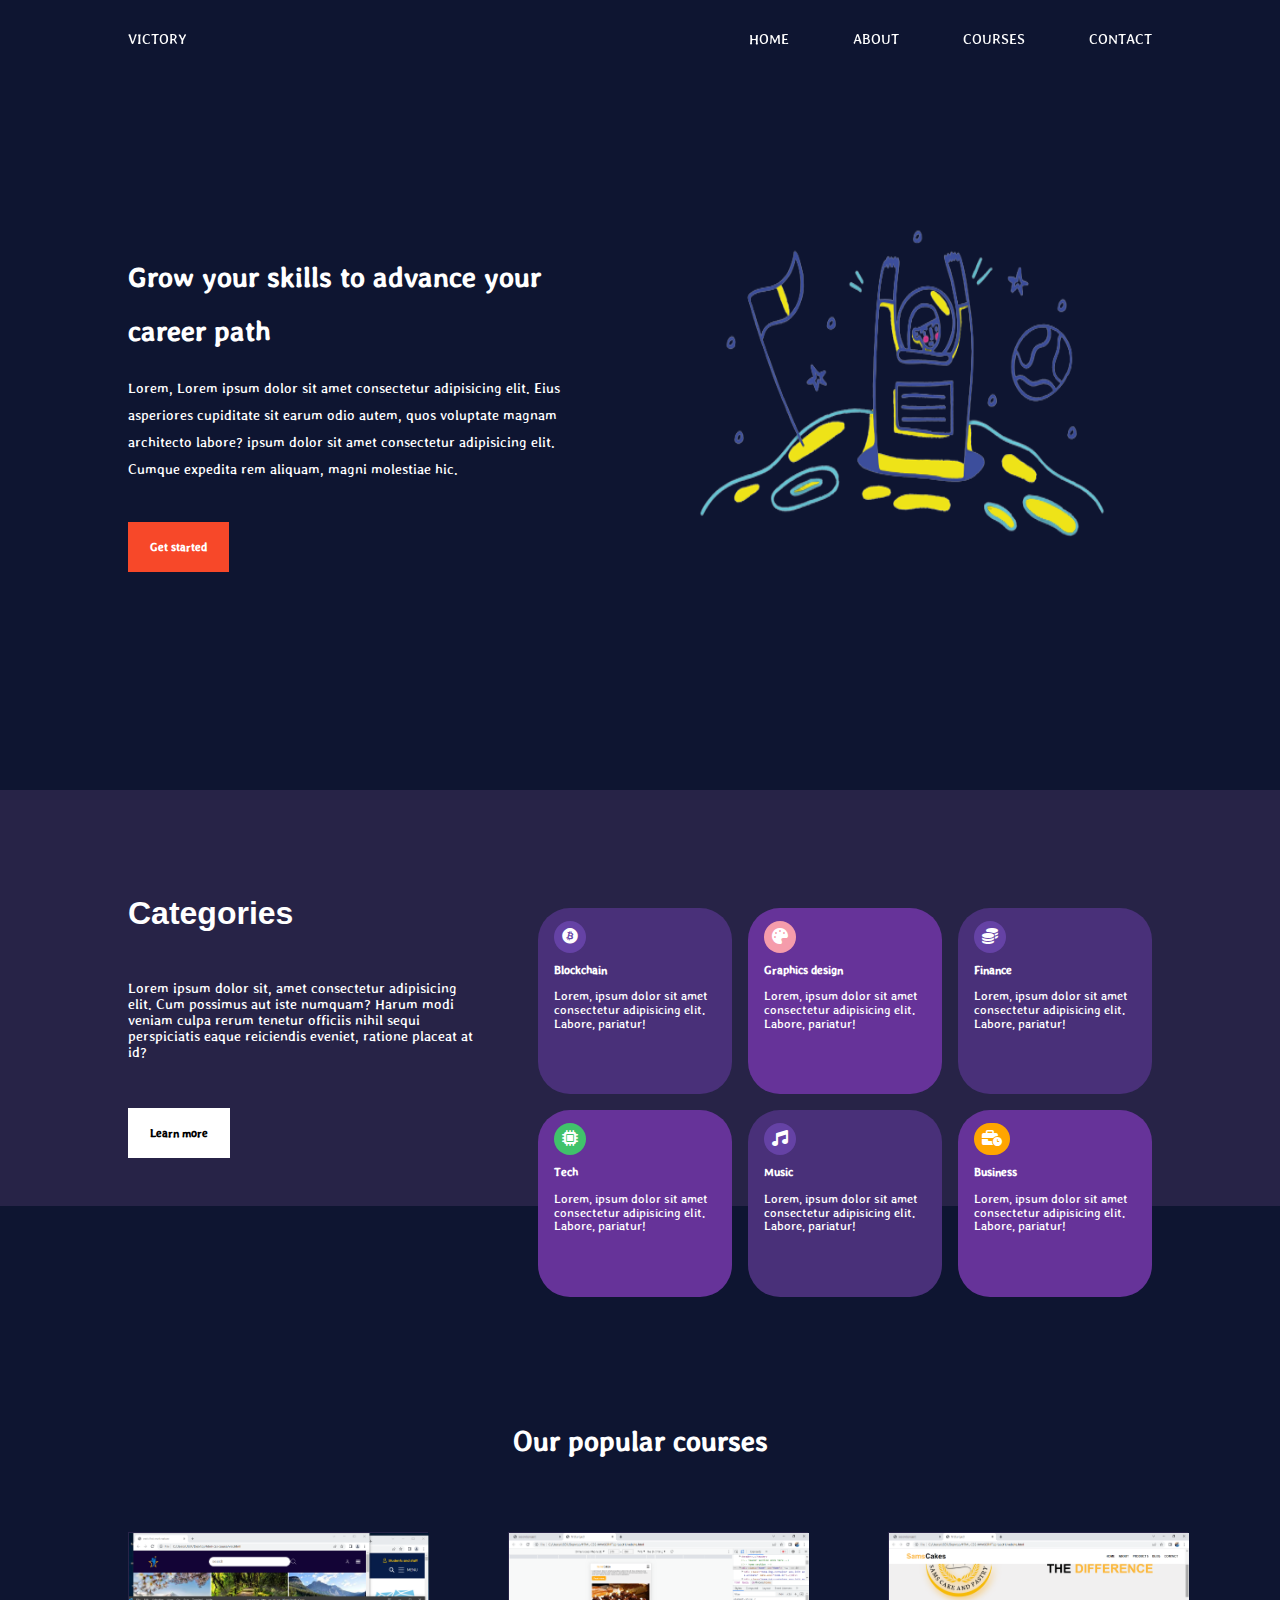
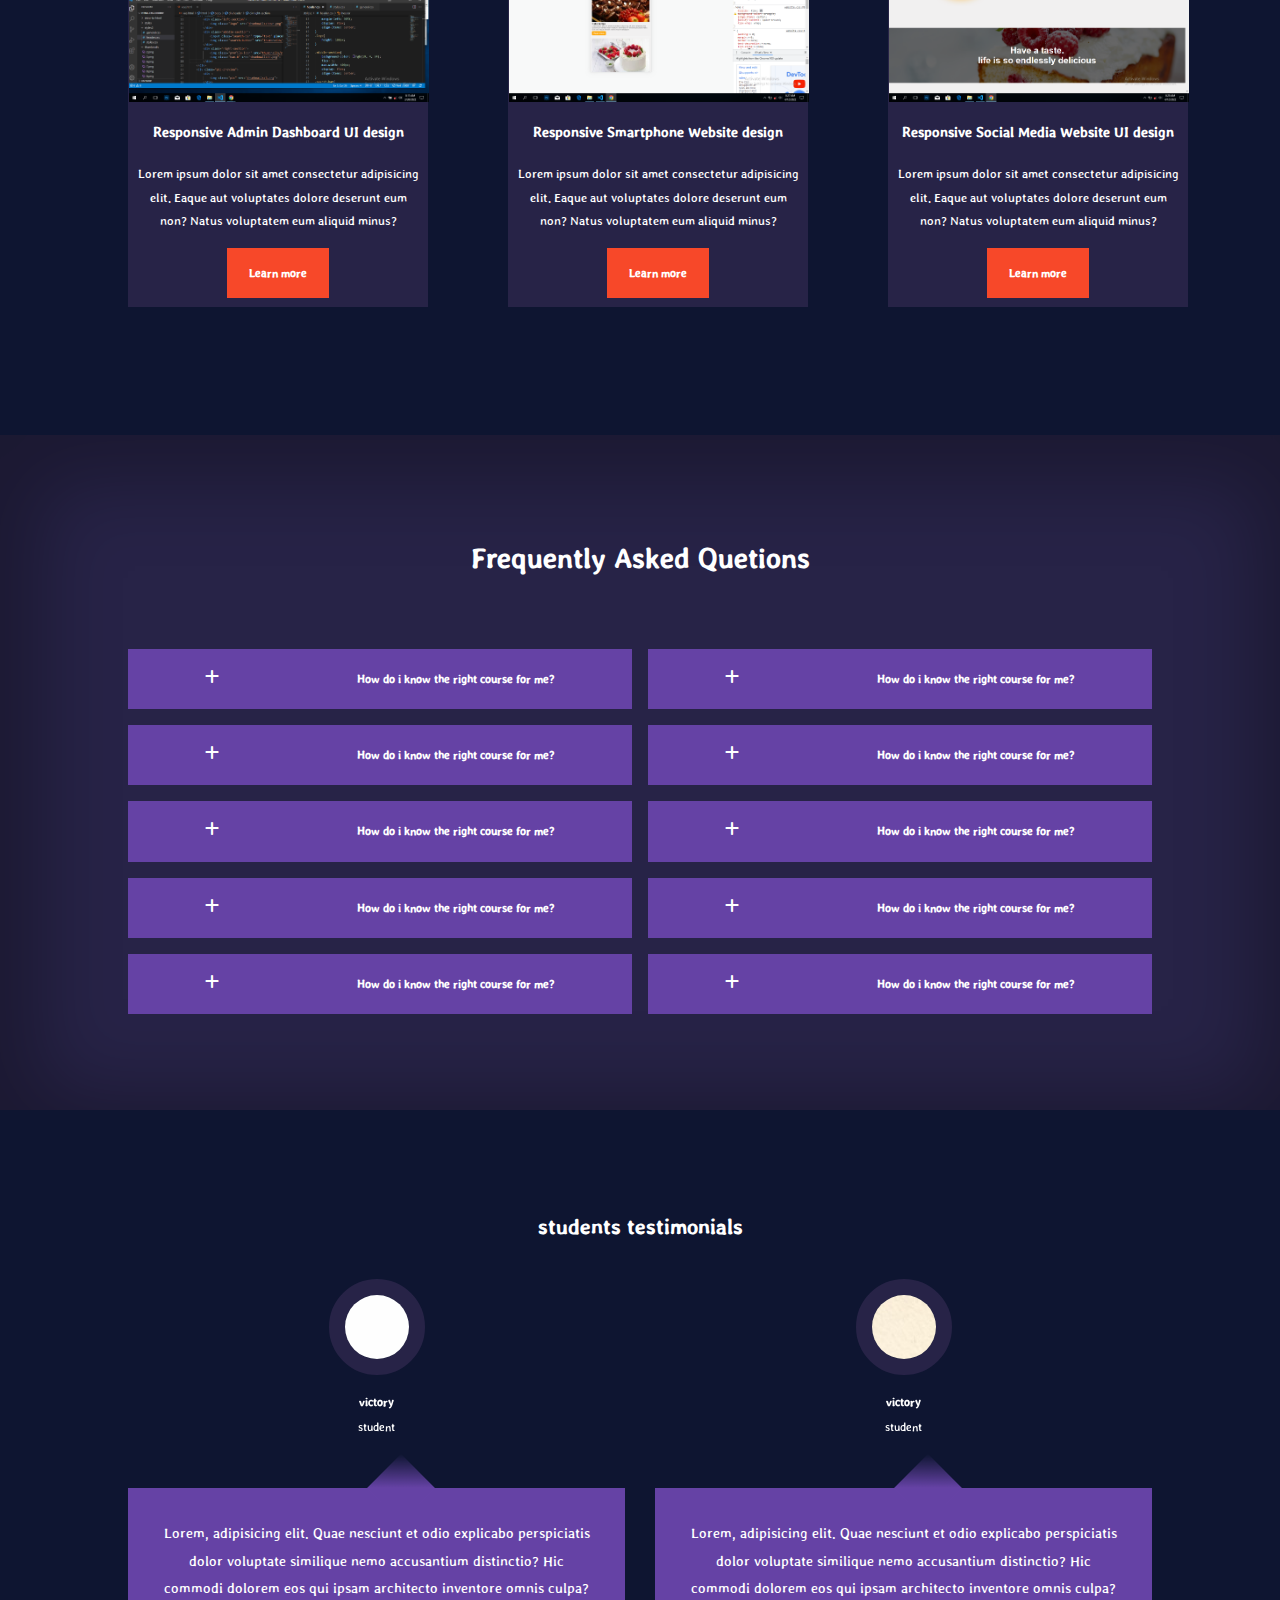
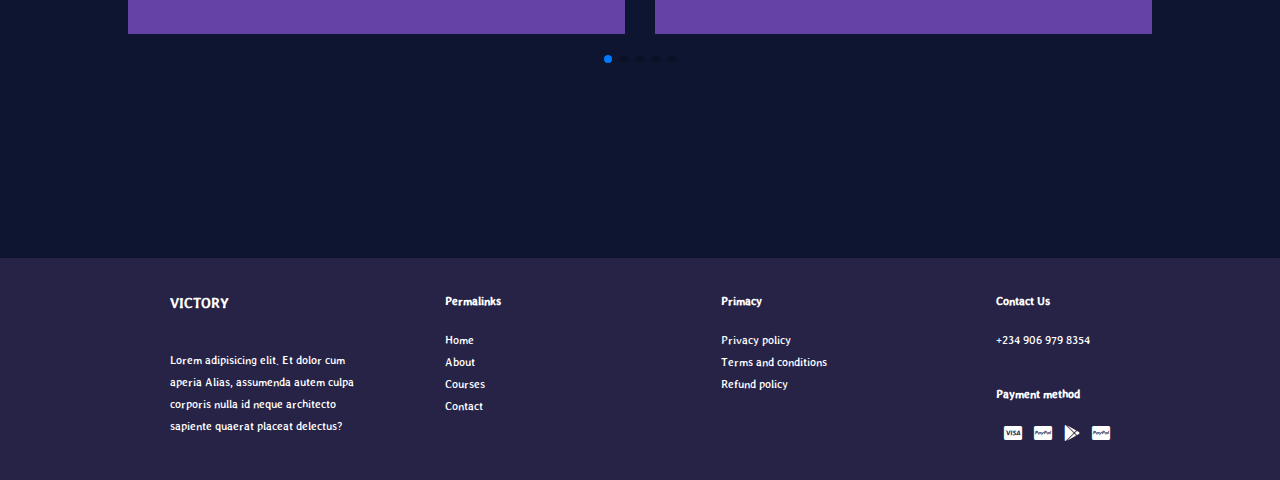
<file: index.html>
<!DOCTYPE html>
<html lang="en">
<head>
    <meta charset="UTF-8">
    <meta http-equiv="X-UA-Compatible" content="IE=edge">
    <meta name="viewport" content="width=device-width, initial-scale=1.0">
    <title>second project</title>
    <link rel="stylesheet" href="project2.CSS">
    <link rel="stylesheet" href="responsive.css">
    <link rel="stylesheet" href="https://cdnjs.cloudflare.com/ajax/libs/font-awesome/6.1.1/css/all.min.css">
    <!-- swiper js -->
    <link rel="stylesheet" href="https://unpkg.com/swiper@8/swiper-bundle.min.css"/>
</head>
<body>
    <!-- header section -->
        <nav class="nav">
            <div class="container header-container">
                <a class="logo" href="index.html">VICTORY</a>
                <ul class="menu-bar">
                    <li><a href="#">home</a></li>
                    <li><a href="about.html">about</a></li>
                    <li><a href="courses.html">courses</a></li>
                    <li><a href="contact.html">contact</a></li>
                </ul>
                <!-- <button id="open-menu-btn"><i class="fas fa-bars"></i></button> -->
                
            </div>
        </nav>
    <!-- header section ends here -->

    <!-- body section -->
    <header>
        <div class="container body-container">
            <div class="body-text">
                <h1>Grow your skills to advance your career path</h1>
                <p>Lorem, Lorem ipsum dolor sit amet consectetur adipisicing elit. Eius asperiores cupiditate sit earum odio autem, quos voluptate magnam architecto labore? ipsum dolor sit amet consectetur adipisicing elit. Cumque expedita rem aliquam, magni molestiae hic.</p>
                <button class=" btn btn-primary"><a href="contact.html"> Get started</a></button>
            </div>
            <div class="body-img">
                <img src="home.png" alt="">
            </div>
        </div>
    </header>
    

    <!-- body section ends here -->

    <!-- categories section -->
    <section class="categories">
        <div class=" container category-container">
            <div class="category-text">
                <h1>Categories</h1>
                <p>Lorem ipsum dolor sit, amet consectetur adipisicing elit. Cum possimus aut iste numquam? Harum modi veniam culpa rerum tenetur officiis nihil sequi perspiciatis eaque reiciendis eveniet, ratione placeat at id?</p>
                <button class="btn">Learn more</button>
            </div>
            <div class="category-b">
                <article class="category">
                    <span class="category_icon"><i class="fa-brands fa-bitcoin"></i></span>
                    <h5>Blockchain</h5>
                    <p>Lorem, ipsum dolor sit amet consectetur adipisicing elit. Labore, pariatur!</p>
                </article>
                <article class="category">
                    <span class="category_icon"><i class="fa-solid fa-palette"></i></span>
                    <h5>Graphics design</h5>
                    <p>Lorem, ipsum dolor sit amet consectetur adipisicing elit. Labore, pariatur!</p>
                </article>
                <article class="category">
                    <span class="category_icon"><i class="fa-solid fa-coins"></i></span>
                    <h5>Finance</h5>
                    <p>Lorem, ipsum dolor sit amet consectetur adipisicing elit. Labore, pariatur!</p>
                </article>
                <article class="category">
                    <span class="category_icon"><i class="fa-solid fa-microchip"></i></span>
                    <h5>Tech</h5>
                    <p>Lorem, ipsum dolor sit amet consectetur adipisicing elit. Labore, pariatur!</p>
                </article>
                <article class="category">
                    <span class="category_icon"><i class="fa-solid fa-music"></i></span>
                    <h5>Music</h5>
                    <p>Lorem, ipsum dolor sit amet consectetur adipisicing elit. Labore, pariatur!</p>
                </article>
                <article class="category">
                    <span class="category_icon"><i class="fa-solid fa-business-time"></i></span>
                    <h5>Business</h5>
                    <p>Lorem, ipsum dolor sit amet consectetur adipisicing elit. Labore, pariatur!</p>
                </article>
            </div>
        </div>
    </section>
    <!-- categories section end here -->

    <!-- courses section -->
    <section class="courses">
        <h1>Our popular courses</h1>
        <div class=" container course-container">
            <article class="course">
                <div class="img-div">
                    <img src="ok.png" alt="">
                </div>
                <div class="course-info">
                    <h4>Responsive Admin Dashboard UI design </h4>
                    <p>Lorem ipsum dolor sit amet consectetur adipisicing elit. Eaque aut voluptates dolore deserunt eum non? Natus voluptatem eum aliquid minus?</p>
                    <a href="courses.html"><button class="btn btn-primary">Learn more</button></a>
                </div>
            </article>
            <article class="course">
                <div class="img-div">
                    <img src="okk.png" alt="">
                </div>
                <div class="course-info">
                    <h4> Responsive Smartphone Website design</h4>
                    <p>Lorem ipsum dolor sit amet consectetur adipisicing elit. Eaque aut voluptates dolore deserunt eum non? Natus voluptatem eum aliquid minus?</p>
                    <a href="courses.html"><button class="btn btn-primary">Learn more</button></a>
                </div>
            </article>
            <article class="course">
                <div class="img-div">
                    <img src="okkk.png" alt="">
                </div>
                <div class="course-info">
                    <h4>Responsive Social Media Website UI design </h4>
                    <p>Lorem ipsum dolor sit amet consectetur adipisicing elit. Eaque aut voluptates dolore deserunt eum non? Natus voluptatem eum aliquid minus?</p>
                    <a href="courses.html"><button class="btn btn-primary">Learn more</button></a>
                </div>
            </article>
        </div>
    </section>
    <!-- courses section ends here -->

    <!-- frequent question section -->
   <section class="faqs">
        <h1>Frequently Asked Quetions</h1>
        <div class=" container faqs-container">
            <article class="faq">
                <div class="fas-icon"><i class="fas fa-plus"></i></div>
                <div class="question">
                    <h4>How do i know the right course for me?</h4>
                    <p>Lorem adipisicing elit. Aliquam expedita ullam, molestiae, nulla officiis necessitatibus quasi vel hic eligendi magnam cupiditate doloremque voluptate qui eaque. Rem id aliquid qui quia.</p>
                </div>
            </article>
            <article class="faq">
                <div class="fas-icon"><i class="fas fa-plus"></i></div>
                <div class="question">
                    <h4>How do i know the right course for me?</h4>
                    <p>Lorem adipisicing elit. Aliquam expedita ullam, molestiae, nulla officiis necessitatibus quasi vel hic eligendi magnam cupiditate doloremque voluptate qui eaque. Rem id aliquid qui quia.</p>
                </div>
            </article>
            <article class="faq">
                <div class="fas-icon"><i class="fas fa-plus"></i></div>
                <div class="question">
                    <h4>How do i know the right course for me?</h4>
                    <p>Lorem adipisicing elit. Aliquam expedita ullam, molestiae, nulla officiis necessitatibus quasi vel hic eligendi magnam cupiditate doloremque voluptate qui eaque. Rem id aliquid qui quia.</p>
                </div>
            </article>
            <article class="faq">
                <div class="fas-icon"><i class="fas fa-plus"></i></div>
                <div class="question">
                    <h4>How do i know the right course for me?</h4>
                    <p>Lorem adipisicing elit. Aliquam expedita ullam, molestiae, nulla officiis necessitatibus quasi vel hic eligendi magnam cupiditate doloremque voluptate qui eaque. Rem id aliquid qui quia.</p>
                </div>
            </article>
            <article class="faq">
                <div class="fas-icon"><i class="fas fa-plus"></i></div>
                <div class="question">
                    <h4>How do i know the right course for me?</h4>
                    <p>Lorem adipisicing elit. Aliquam expedita ullam, molestiae, nulla officiis necessitatibus quasi vel hic eligendi magnam cupiditate doloremque voluptate qui eaque. Rem id aliquid qui quia.</p>
                </div>
            </article>
            <article class="faq">
                <div class="fas-icon"><i class="fas fa-plus"></i></div>
                <div class="question">
                    <h4>How do i know the right course for me?</h4>
                    <p>Lorem adipisicing elit. Aliquam expedita ullam, molestiae, nulla officiis necessitatibus quasi vel hic eligendi magnam cupiditate doloremque voluptate qui eaque. Rem id aliquid qui quia.</p>
                </div>
            </article>
            <article class="faq">
                <div class="fas-icon"><i class="fas fa-plus"></i></div>
                <div class="question">
                    <h4>How do i know the right course for me?</h4>
                    <p>Lorem adipisicing elit. Aliquam expedita ullam, molestiae, nulla officiis necessitatibus quasi vel hic eligendi magnam cupiditate doloremque voluptate qui eaque. Rem id aliquid qui quia.</p>
                </div>
            </article>
            <article class="faq">
                <div class="fas-icon"><i class="fas fa-plus"></i></div>
                <div class="question">
                    <h4>How do i know the right course for me?</h4>
                    <p>Lorem adipisicing elit. Aliquam expedita ullam, molestiae, nulla officiis necessitatibus quasi vel hic eligendi magnam cupiditate doloremque voluptate qui eaque. Rem id aliquid qui quia.</p>
                </div>
            </article>
            <article class="faq">
                <div class="fas-icon"><i class="fas fa-plus"></i></div>
                <div class="question">
                    <h4>How do i know the right course for me?</h4>
                    <p>Lorem adipisicing elit. Aliquam expedita ullam, molestiae, nulla officiis necessitatibus quasi vel hic eligendi magnam cupiditate doloremque voluptate qui eaque. Rem id aliquid qui quia.</p>
                </div>
            </article>
            <article class="faq">
                <div class="fas-icon"><i class="fas fa-plus"></i></div>
                <div class="question">
                    <h4>How do i know the right course for me?</h4>
                    <p>Lorem adipisicing elit. Aliquam expedita ullam, molestiae, nulla officiis necessitatibus quasi vel hic eligendi magnam cupiditate doloremque voluptate qui eaque. Rem id aliquid qui quia.</p>
                </div>
            </article>
        </div>
    </section>
    <!-- frequent question section ends here -->

    <!-- testimonial section -->

    <section class="container testimonials mySwiper">
        <h2>students testimonials</h2>
        <div class="  swiper-wrapper">
            <article class="testimonial swiper-slide">
                <div class="avater">
                    <img src="av1.jpg" alt="">
                </div>
                <div class="testimonial-info">
                    <h5>victory</h5>
                    <small>student</small>
                </div>
                <div class="testimonial-body">
                    <p>Lorem, adipisicing elit. Quae nesciunt et odio explicabo perspiciatis dolor voluptate similique nemo accusantium distinctio? Hic commodi dolorem eos qui ipsam architecto inventore omnis culpa?</p>
                </div>    
            </article>
            <article class="testimonial swiper-slide">
                <div class="avater">
                    <img src="av2.jpg" alt="">
                </div>
                <div class="testimonial-info">
                    <h5>victory</h5>
                    <small>student</small>
                </div>
                <div class="testimonial-body">
                    <p>Lorem, adipisicing elit. Quae nesciunt et odio explicabo perspiciatis dolor voluptate similique nemo accusantium distinctio? Hic commodi dolorem eos qui ipsam architecto inventore omnis culpa?</p>
                </div>    
            </article>
            <article class="testimonial swiper-slide">
                <div class="avater">
                    <img src="av3.jpg" alt="">
                </div>
                <div class="testimonial-info">
                    <h5>victory</h5>
                    <small>student</small>
                </div>
                <div class="testimonial-body">
                    <p>Lorem, adipisicing elit. Quae nesciunt et odio explicabo perspiciatis dolor voluptate similique nemo accusantium distinctio? Hic commodi dolorem eos qui ipsam architecto inventore omnis culpa?</p>
                </div>    
            </article>
            <article class="testimonial swiper-slide">
                <div class="avater">
                    <img src="av4.jpg" alt="">
                </div>
                <div class="testimonial-info">
                    <h5>victory</h5>
                    <small>student</small>
                </div>
                <div class="testimonial-body">
                    <p>Lorem, adipisicing elit. Quae nesciunt et odio explicabo perspiciatis dolor voluptate similique nemo accusantium distinctio? Hic commodi dolorem eos qui ipsam architecto inventore omnis culpa?</p>
                </div>    
            </article>
            <article class="testimonial swiper-slide">
                <div class="avater">
                    <img src="av5.jpg" alt="">
                </div>
                <div class="testimonial-info">
                    <h5>victory</h5>
                    <small>student</small>
                </div>
                <div class="testimonial-body">
                    <p>Lorem, adipisicing elit. Quae nesciunt et odio explicabo perspiciatis dolor voluptate similique nemo accusantium distinctio? Hic commodi dolorem eos qui ipsam architecto inventore omnis culpa?</p>
                </div>    
            </article>
            <article class="testimonial swiper-slide">
                <div class="avater">
                    <img src="av6.jpg" alt="">
                </div>
                <div class="testimonial-info">
                    <h5>victory</h5>
                    <small>student</small>
                </div>
                <div class="testimonial-body">
                    <p>Lorem, adipisicing elit. Quae nesciunt et odio explicabo perspiciatis dolor voluptate similique nemo accusantium distinctio? Hic commodi dolorem eos qui ipsam architecto inventore omnis culpa?</p>
                </div>    
            </article>
            <div class="swiper-pagination"></div>
        </div>
    </section>

    <!-- testimonial section ends here -->

    <!-- footer section -->
    <footer class="footers-container">
        <div class=" container footer-container">
           <div class="footer1">
                <a class="f-logo" href="#">VICTORY</a>
                <div>
                    <p>Lorem adipisicing elit. Et dolor cum aperia Alias, assumenda autem culpa corporis nulla id neque architecto sapiente quaerat placeat delectus?</p>
                    
                </div>
           </div>
           <div class="footer2">
                <h5>Permalinks</h5>
                <div>
                    <p>Home</p>
                    <p>About</p>
                    <p>Courses</p>
                    <p>Contact</p>
                </div>
           </div>
           <div class="footer3">
               <h5>Primacy</h5>
               <p>Privacy policy</p>
               <p>Terms and conditions</p>
               <p>Refund policy</p>
           </div>
           <div class="footer4">
               <h5>Contact Us</h5>
               <p>+234 906 979 8354</p>


               <div class="paymentmethod">
                   <h5>Payment method</h5>
                    <i class="fab fa-cc-visa"></i>
                    <i class="fab fa-cc-paypal"></i>
                    <i class="fab fa-google-play"></i>
                    <i class="fab fa-cc-paypal"></i>
               </div>
           </div>
        </div>
    </footer>




    <!-- footer section ends here -->
    <script src="https://unpkg.com/swiper@8/swiper-bundle.min.js"></script>
    <script src="project2.JS" ></script>

    <script>
              var swiper = new Swiper(".mySwiper", {
        slidesPerView: 1,
        spaceBetween: 30,
        pagination: {
          el: ".swiper-pagination",
          clickable: true,
        },
        breakpoints : {
            600:{
                slidesPerView:2,
            }
        }
      }); 
    </script>
</body>
</html>
</file>
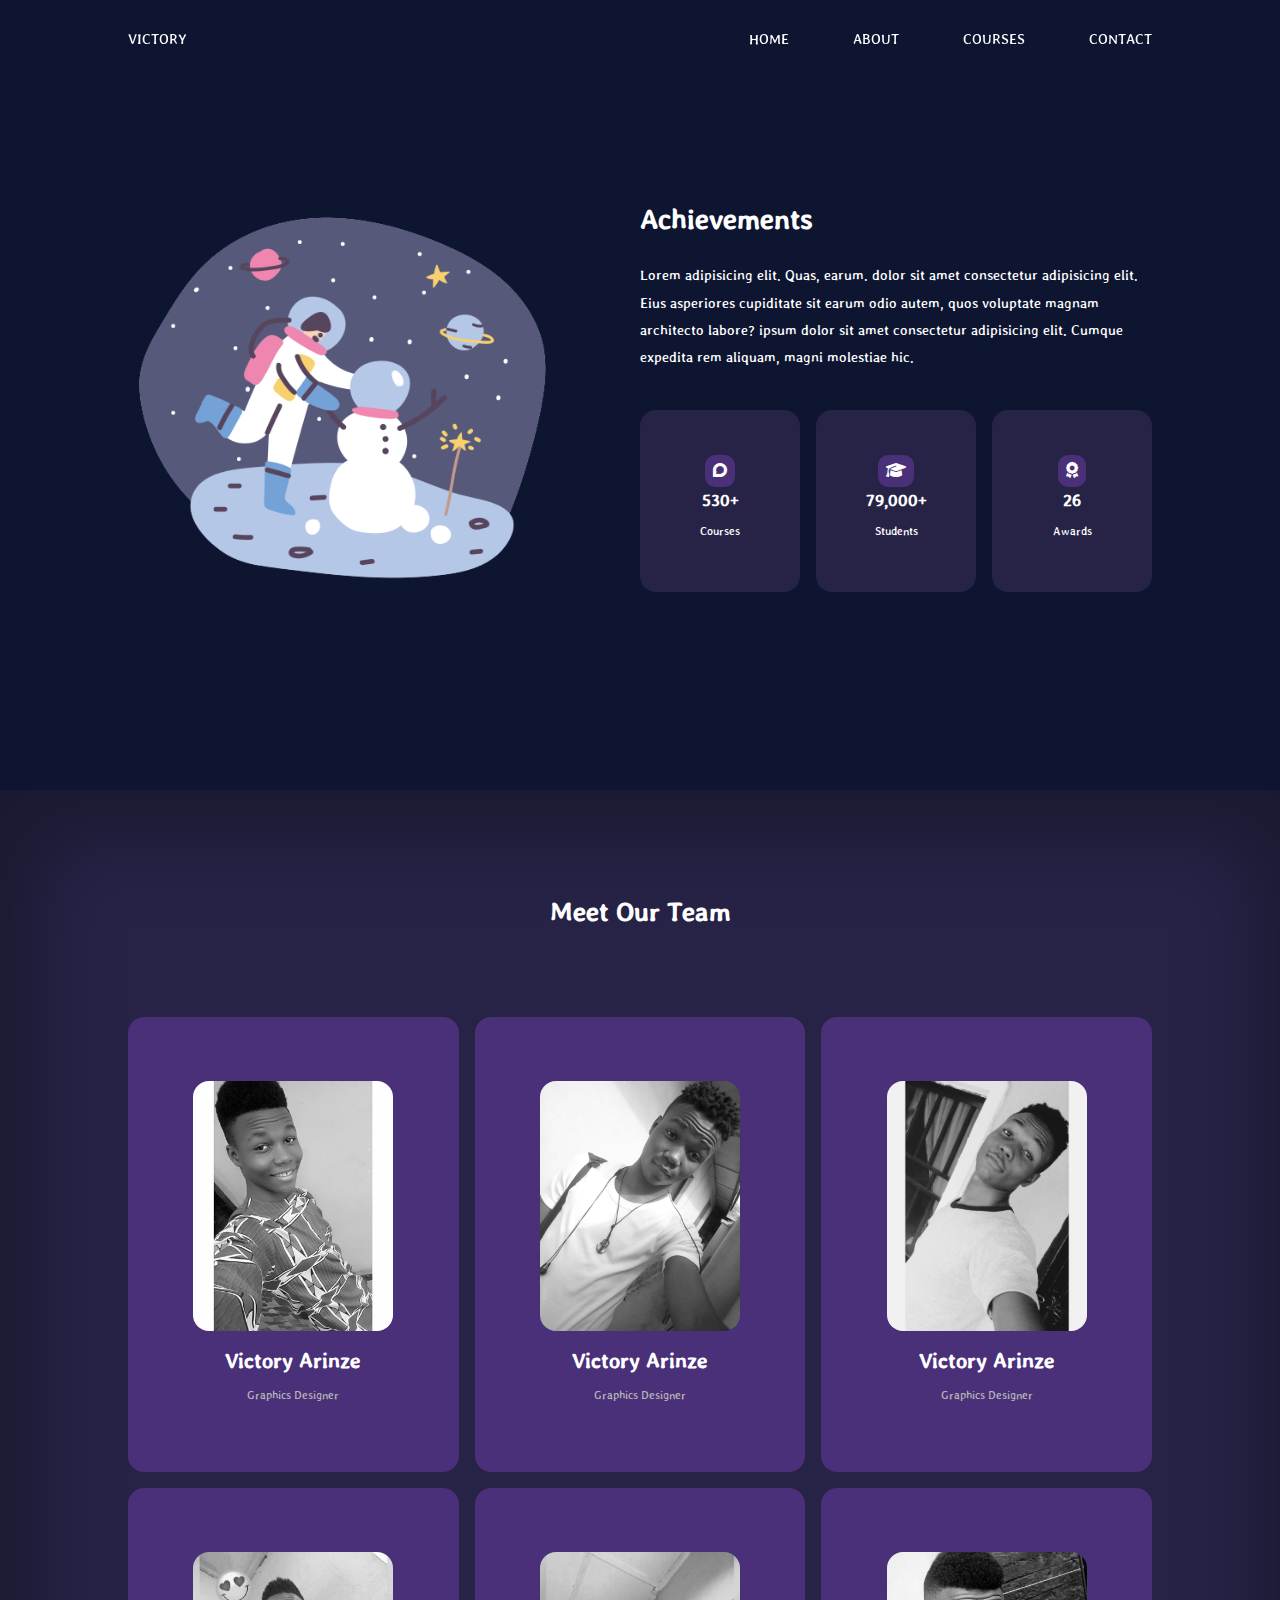
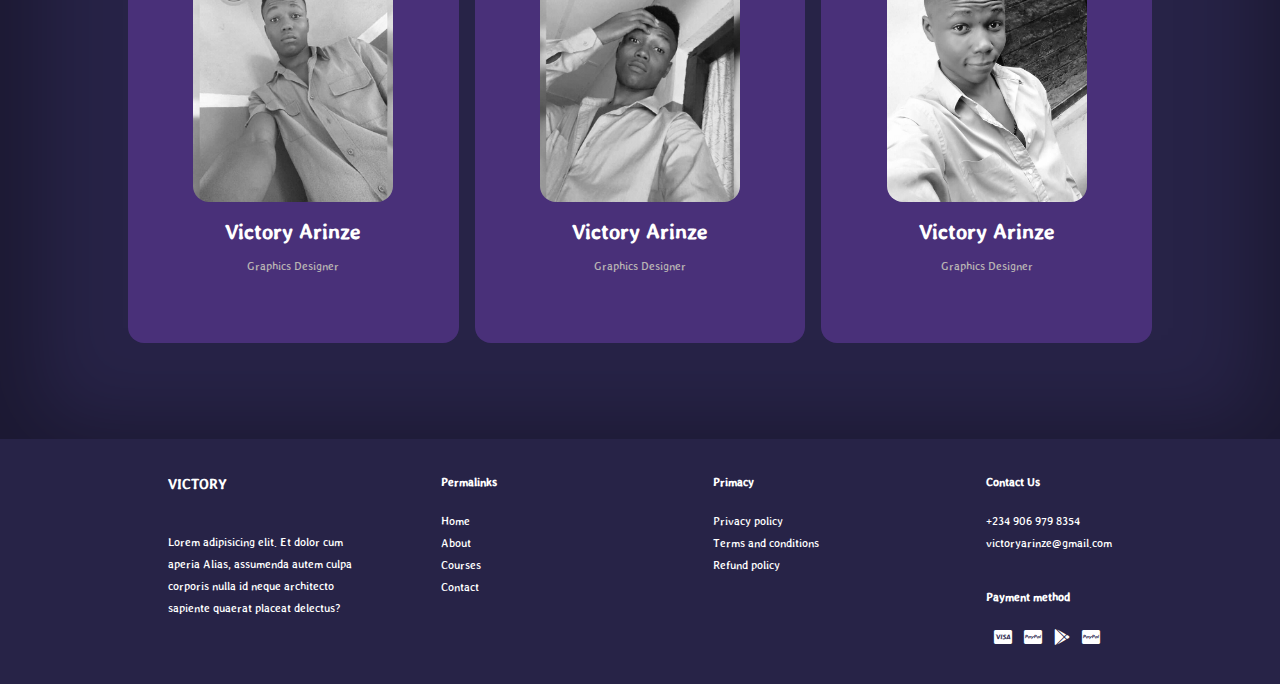
<file: about.html>
<!DOCTYPE html>
<html lang="en">
<head>
    <meta charset="UTF-8">
    <meta http-equiv="X-UA-Compatible" content="IE=edge">
    <meta name="viewport" content="width=device-width, initial-scale=1.0">
    <title>second project</title>
    <link rel="stylesheet" href="project2.CSS">
    <link rel="stylesheet" href="responsive.css">
    <link rel="stylesheet" href="about.css">
    <link rel="stylesheet" href="https://cdnjs.cloudflare.com/ajax/libs/font-awesome/6.1.1/css/all.min.css">
    <!-- swiper js -->
</head>
<body>
    <!-- header section -->
    <nav>
        <div class="container header-container">
            <a class="logo" href="index.html">VICTORY</a>
            <ul class="menu-bar">
                <li><a href="index.html">home</a></li>
                <li><a href="about.html">about</a></li>
                <li><a href="courses.html">courses</a></li>
                <li><a href="contact.html">contact</a></li>
            </ul>
        </div>
    </nav>
    <!-- header seciton -->
    <header>
        <div class="container ach-container">
            <div class="body-img2">
                <img src="ach.png" alt="">
            </div>
            <div class="body-text">
                <h1>Achievements</h1>
                <p>Lorem adipisicing elit. Quas, earum. dolor sit amet consectetur adipisicing elit. Eius asperiores cupiditate sit earum odio autem, quos voluptate magnam architecto labore? ipsum dolor sit amet consectetur adipisicing elit. Cumque expedita rem aliquam, magni molestiae hic.</p>
               <div class="ach-block">
                   <article class="blockk">
                        <span class="ach_icon"><i class="fa-brands fa-discourse"></i></span>
                        <h3>530+</h3>
                        <small>Courses</small>
                   </article>
                   <article class="blockk">
                    <span class="ach_icon"><i class="fa-solid fa-graduation-cap"></i></span>
                        <h3>79,000+</h3>
                        <small>Students</small>
                   </article>
                   <article class="blockk">
                        <span class="ach_icon"><i class="fa-solid fa-award"></i></span>
                        <h3>26</h3>
                        <small>Awards</small>
                   </article>
               </div>
            </div>
        </div>
    </header>
    <!-- header section ends here -->

    <!-- team section -->
    <section class="team-section">
        <h1>Meet Our Team</h1>
        <div class="container team-container">
            <article class="team-block">
                <div class="img">
                    <img src="av1.jpg" alt="">
                </div>
                <div class="team-block-info">
                    <h2>Victory Arinze</h2>
                    <small>Graphics Designer</small>
                </div>
            </article>
            <article class="team-block">
                <div class="img">
                    <img src="av2.jpg" alt="">
                </div>
                <div class="team-block-info">
                    <h2>Victory Arinze</h2>
                    <small>Graphics Designer</small>
                </div>
            </article>
            <article class="team-block">
                <div class="img">
                    <img src="av3.jpg" alt="">
                </div>
                <div class="team-block-info">
                    <h2>Victory Arinze</h2>
                    <small>Graphics Designer</small>
                </div>
            </article>
            <article class="team-block">
                <div class="img">
                    <img src="av4.jpg" alt="">
                </div>
                <div class="team-block-info">
                    <h2>Victory Arinze</h2>
                    <small>Graphics Designer</small>
                </div>
            </article>
            <article class="team-block">
                <div class="img">
                    <img src="av5.jpg" alt="">
                </div>
                <div class="team-block-info">
                    <h2>Victory Arinze</h2>
                    <small>Graphics Designer</small>
                </div>
            </article>
            <article class="team-block">
                <div class="img">
                    <img src="av6.jpg" alt="">
                </div>
                <div class="team-block-info">
                    <h2>Victory Arinze</h2>
                    <small>Graphics Designer</small>
                </div>
            </article>
        </div>
    </section>
   
    <!-- team section ends here-->

    <!-- footer section -->
    <footer class="footers-container">
        <div class=" container footer-container">
           <div class="footer1">
                <a class="f-logo" href="#">VICTORY</a>
                <div>
                    <p>Lorem adipisicing elit. Et dolor cum aperia Alias, assumenda autem culpa corporis nulla id neque architecto sapiente quaerat placeat delectus?</p>
                    
                </div>
           </div>
           <div class="footer2">
                <h5>Permalinks</h5>
                <div>
                    <p>Home</p>
                    <p>About</p>
                    <p>Courses</p>
                    <p>Contact</p>
                </div>
           </div>
           <div class="footer3">
               <h5>Primacy</h5>
               <p>Privacy policy</p>
               <p>Terms and conditions</p>
               <p>Refund policy</p>
           </div>
           <div class="footer4">
               <h5>Contact Us</h5>
               <p>+234 906 979 8354</p>
               <p>victoryarinze@gmail.com</p>

               <div class="paymentmethod">
                   <h5>Payment method</h5>
                    <i class="fab fa-cc-visa"></i>
                    <i class="fab fa-cc-paypal"></i>
                    <i class="fab fa-google-play"></i>
                    <i class="fab fa-cc-paypal"></i>
               </div>
           </div>
        </div>
    </footer>




    <!-- footer section ends here -->
    <script src="project2.JS" ></script>
</body>
</html>
</file>
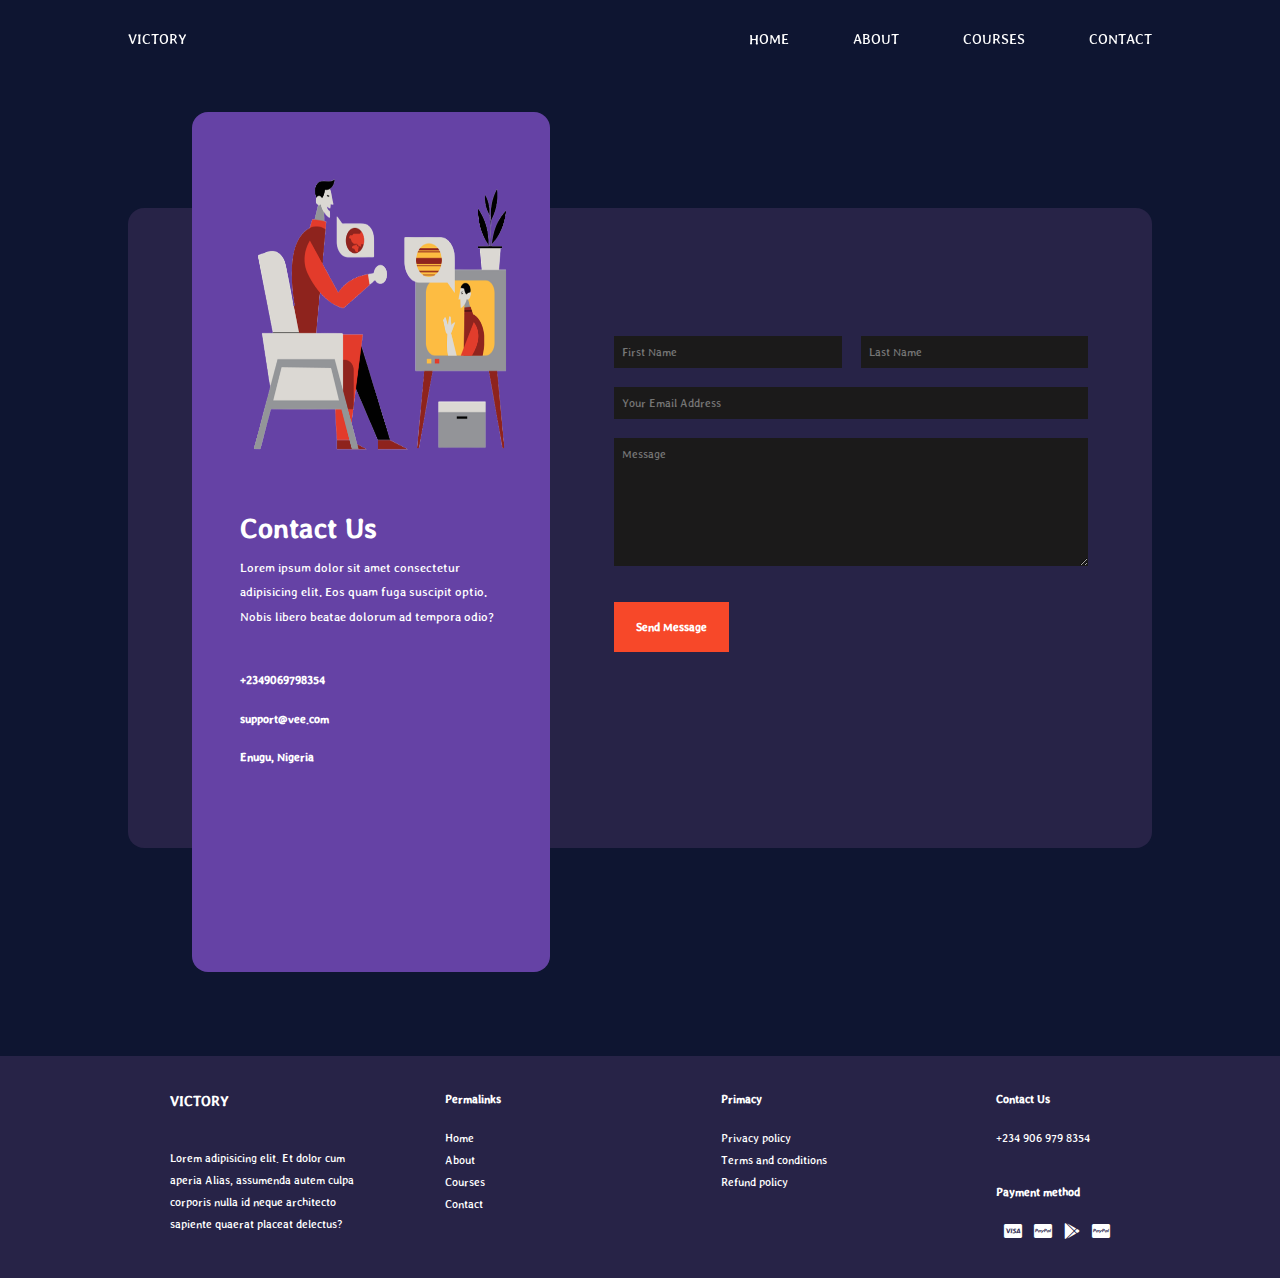
<file: contact.html>
<!DOCTYPE html>
<html lang="en">
<head>
    <meta charset="UTF-8">
    <meta http-equiv="X-UA-Compatible" content="IE=edge">
    <meta name="viewport" content="width=device-width, initial-scale=1.0">
    <title>second project</title>
    <link rel="stylesheet" href="project2.CSS">
    <link rel="stylesheet" href="responsive.css">
    <link rel="stylesheet" href="contact.css">
    <link rel="stylesheet" href="https://cdnjs.cloudflare.com/ajax/libs/font-awesome/6.1.1/css/all.min.css">
</head>
<body>
    <!-- header section -->
    <nav>
        <div class="container header-container">
            <a class="logo" href="index.html">VICTORY</a>
            <ul class="menu-bar">
                <li><a href="index.html">home</a></li>
                <li><a href="about.html">about</a></li>
                <li><a href="courses.html">courses</a></li>
                <li><a href="contact.html">contact</a></li>
            </ul>
        </div>
    </nav>

    <section class="contact">
        <div class="container contact-container">
            <aside class="contact-aside">
                <div class="aside-img">
                    <img src="contact.png" alt="">
                </div>
                <h1>Contact Us</h1>
                <p>
                    Lorem ipsum dolor sit amet consectetur adipisicing elit. Eos quam fuga suscipit optio. Nobis libero beatae dolorum ad tempora odio?
                </p>
                <ul  class="contact-details">
                    <li>
                        <i class="uil uil-phone-times"></i>
                        <h5>+2349069798354</h5>
                    </li>
                    <li>
                        <i class="uil uil-envelope"></i>
                        <h5>support@vee.com</h5>
                    </li>
                    <li>
                        <i class="uil uil-location-point"></i>
                        <h5>Enugu, Nigeria</h5>
                    </li>
                </ul>
                <!-- <ul class="contact-socials">
                    <li><a href="https://facebook.com"> <i class="uil uil-facebook-f"></i></a></li>
                    <li><a href="https://instagram.com"> <i class="uil uil-instagram"></i></a></li>
                    <li><a href="https://twitter.com"> <i class="uil uil-twitter"></i></a></li>
                    <li><a href="https://linkedin.com"> <i class="uil uil-linedin-alt"></i></a></li>
                </ul> -->
            </aside>
            <form method="post" action="https://formspree.io/f/moqrggwe" class="contact-form">
                <div class="form-name">
                    <input type="text" name="First Name" placeholder="First Name" required>
                    <input type="text" name="Last Name" placeholder="Last Name" required>
                </div>
                <input type="email" name="Email Address" placeholder="Your Email Address" required>
                <textarea name="Message" rows="7" placeholder="Message" required></textarea>
                <button type="submit" class="btn btn-primary"> Send Message</button>
            </form>
        </div>

    </section>


        
    <!-- footer section -->
    <footer class="footers-container">
        <div class=" container footer-container">
           <div class="footer1">
                <a class="f-logo" href="#">VICTORY</a>
                <div>
                    <p>Lorem adipisicing elit. Et dolor cum aperia Alias, assumenda autem culpa corporis nulla id neque architecto sapiente quaerat placeat delectus?</p>
                    
                </div>
           </div>
           <div class="footer2">
                <h5>Permalinks</h5>
                <div>
                    <p>Home</p>
                    <p>About</p>
                    <p>Courses</p>
                    <p>Contact</p>
                </div>
           </div>
           <div class="footer3">
               <h5>Primacy</h5>
               <p>Privacy policy</p>
               <p>Terms and conditions</p>
               <p>Refund policy</p>
           </div>
           <div class="footer4">
               <h5>Contact Us</h5>
               <p>+234 906 979 8354</p>


               <div class="paymentmethod">
                   <h5>Payment method</h5>
                    <i class="fab fa-cc-visa"></i>
                    <i class="fab fa-cc-paypal"></i>
                    <i class="fab fa-google-play"></i>
                    <i class="fab fa-cc-paypal"></i>
               </div>
           </div>
        </div>
    </footer>




    <!-- footer section ends here -->
    <script src="project2.JS" ></script>
</body>
</html>
</file>
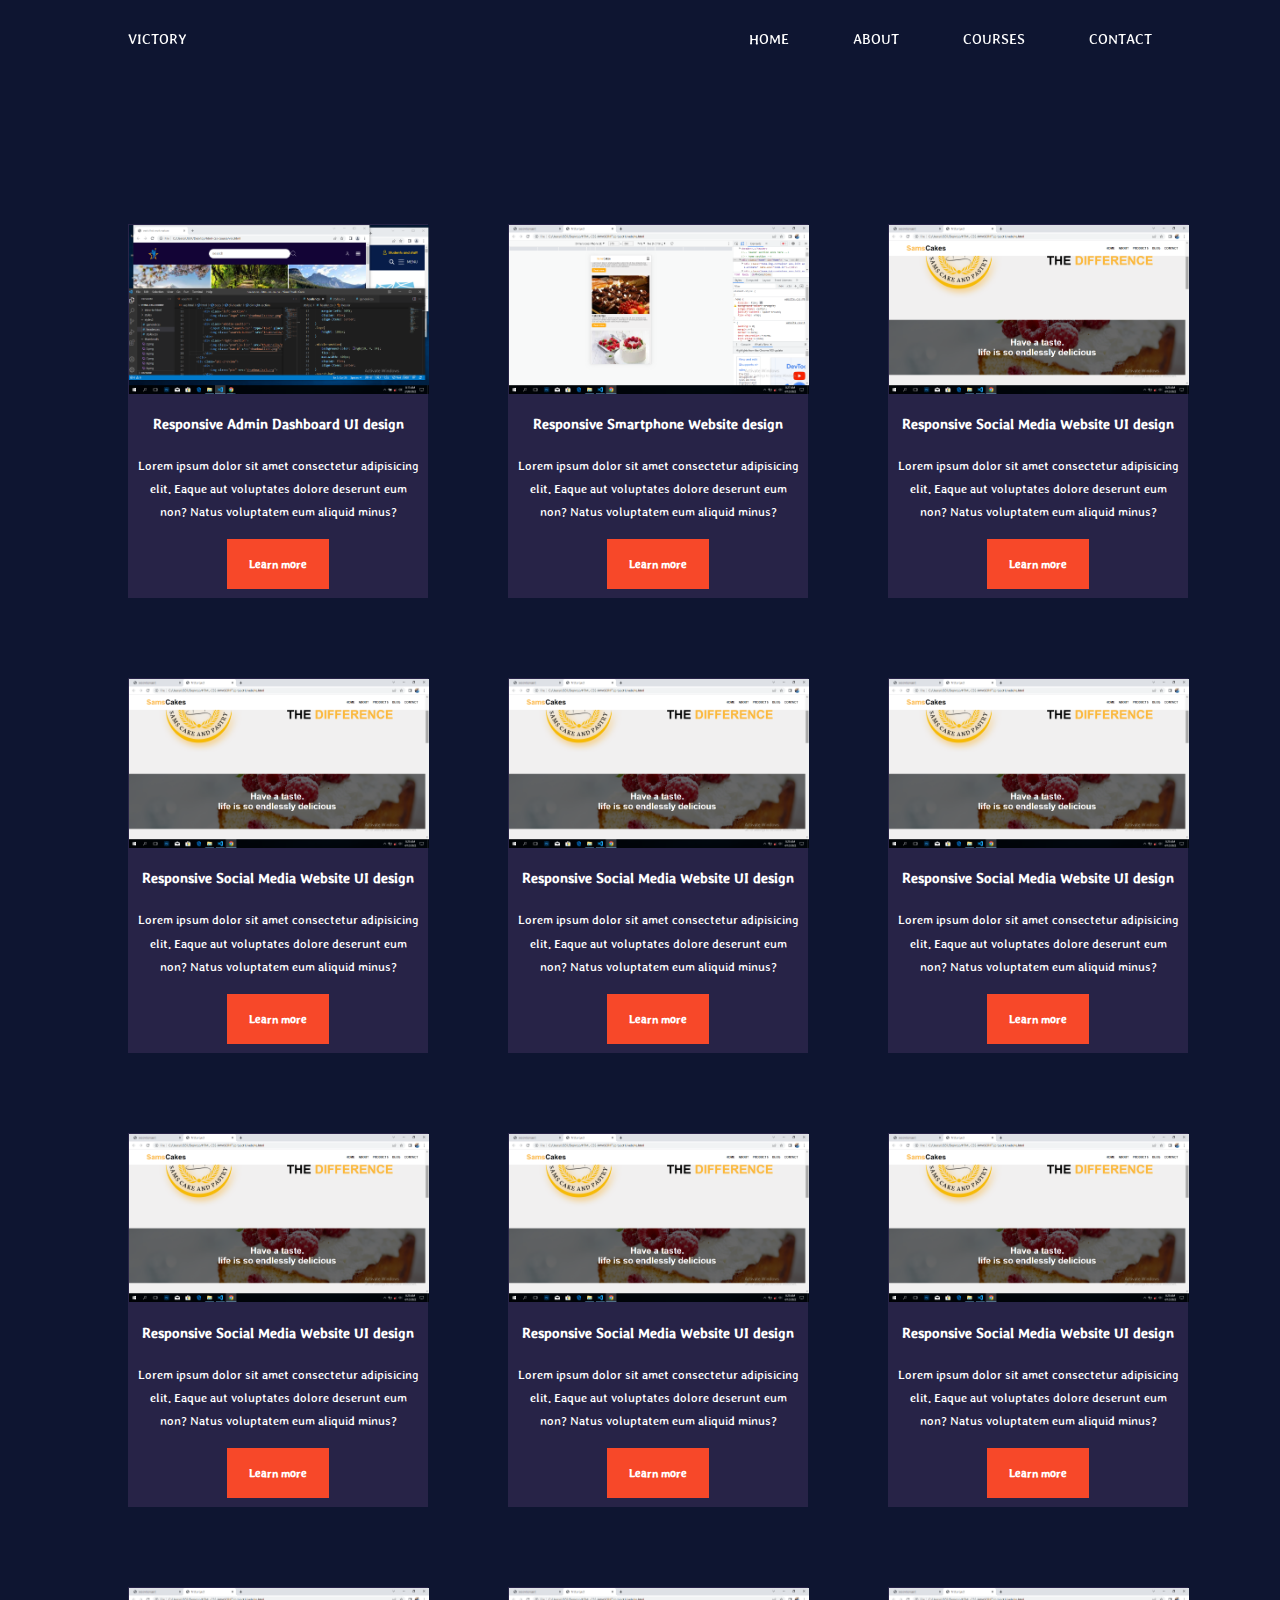
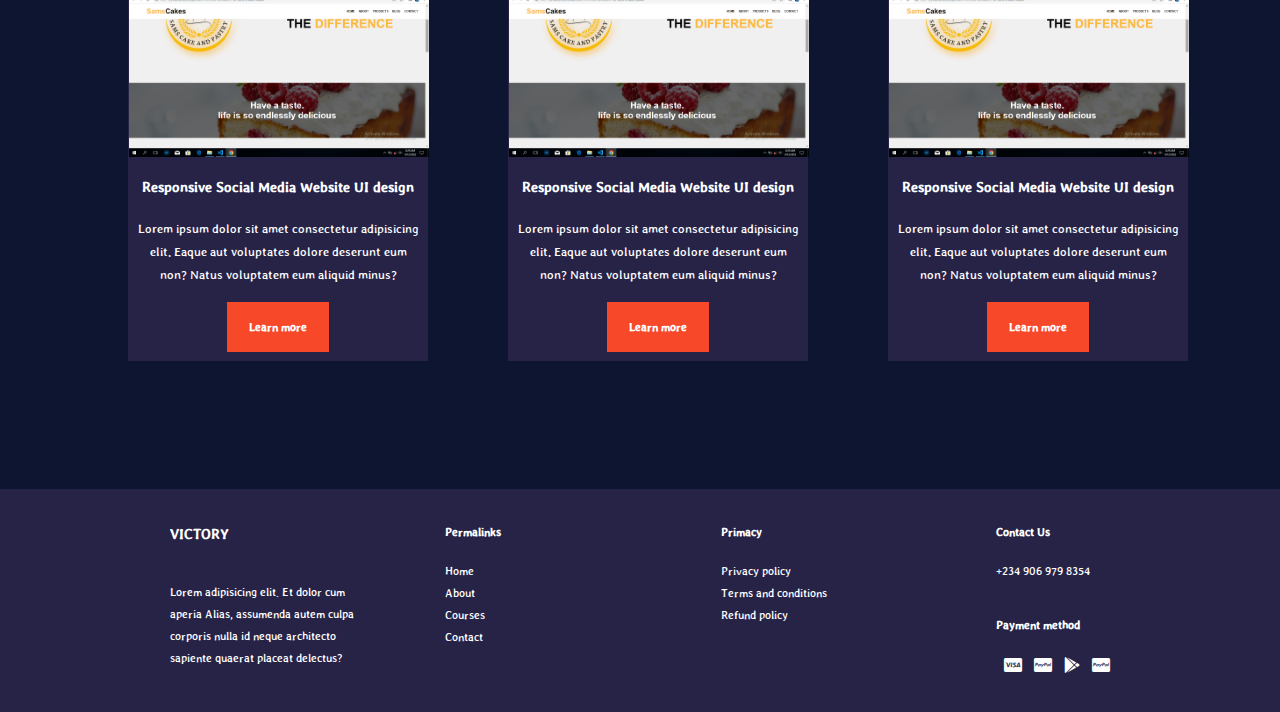
<file: courses.html>
<!DOCTYPE html>
<html lang="en">
<head>
    <meta charset="UTF-8">
    <meta http-equiv="X-UA-Compatible" content="IE=edge">
    <meta name="viewport" content="width=device-width, initial-scale=1.0">
    <title>second project</title>
    <link rel="stylesheet" href="project2.CSS">
    <link rel="stylesheet" href="responsive.css">
    <link rel="stylesheet" href="about.css">
    <link rel="stylesheet" href="courses.css">
    <link rel="stylesheet" href="https://cdnjs.cloudflare.com/ajax/libs/font-awesome/6.1.1/css/all.min.css">
    <!-- swiper js -->
</head>
<body>
    <!-- header section -->
    <nav>
        <div class="container header-container">
            <a class="logo" href="index.html">VICTORY</a>
            <ul class="menu-bar">
                <li><a href="index.html">home</a></li>
                <li><a href="about.html">about</a></li>
                <li><a href="courses.html">courses</a></li>
                <li><a href="contact.html">contact</a></li>
            </ul>
        </div>
    </nav>
    
    <section class="courses">
        <div class=" container course-container">
            <article class="course">
                <div class="img-div">
                    <img src="ok.png" alt="">
                </div>
                <div class="course-info">
                    <h4>Responsive Admin Dashboard UI design </h4>
                    <p>Lorem ipsum dolor sit amet consectetur adipisicing elit. Eaque aut voluptates dolore deserunt eum non? Natus voluptatem eum aliquid minus?</p>
                    <a href="courses.html"><button class="btn btn-primary">Learn more</button></a>
                </div>
            </article>
            <article class="course">
                <div class="img-div">
                    <img src="okk.png" alt="">
                </div>
                <div class="course-info">
                    <h4> Responsive Smartphone Website design</h4>
                    <p>Lorem ipsum dolor sit amet consectetur adipisicing elit. Eaque aut voluptates dolore deserunt eum non? Natus voluptatem eum aliquid minus?</p>
                    <a href="courses.html"><button class="btn btn-primary">Learn more</button></a>
                </div>
            </article>
            <article class="course">
                <div class="img-div">
                    <img src="okkk.png" alt="">
                </div>
                <div class="course-info">
                    <h4>Responsive Social Media Website UI design </h4>
                    <p>Lorem ipsum dolor sit amet consectetur adipisicing elit. Eaque aut voluptates dolore deserunt eum non? Natus voluptatem eum aliquid minus?</p>
                    <a href="courses.html"><button class="btn btn-primary">Learn more</button></a>
                </div>
            </article>
            <article class="course">
                <div class="img-div">
                    <img src="okkk.png" alt="">
                </div>
                <div class="course-info">
                    <h4>Responsive Social Media Website UI design </h4>
                    <p>Lorem ipsum dolor sit amet consectetur adipisicing elit. Eaque aut voluptates dolore deserunt eum non? Natus voluptatem eum aliquid minus?</p>
                    <a href="courses.html"><button class="btn btn-primary">Learn more</button></a>
                </div>
            </article>
            <article class="course">
                <div class="img-div">
                    <img src="okkk.png" alt="">
                </div>
                <div class="course-info">
                    <h4>Responsive Social Media Website UI design </h4>
                    <p>Lorem ipsum dolor sit amet consectetur adipisicing elit. Eaque aut voluptates dolore deserunt eum non? Natus voluptatem eum aliquid minus?</p>
                    <a href="courses.html"><button class="btn btn-primary">Learn more</button></a>
                </div>
            </article>
            <article class="course">
                <div class="img-div">
                    <img src="okkk.png" alt="">
                </div>
                <div class="course-info">
                    <h4>Responsive Social Media Website UI design </h4>
                    <p>Lorem ipsum dolor sit amet consectetur adipisicing elit. Eaque aut voluptates dolore deserunt eum non? Natus voluptatem eum aliquid minus?</p>
                    <a href="courses.html"><button class="btn btn-primary">Learn more</button></a>
                </div>
            </article>
            <article class="course">
                <div class="img-div">
                    <img src="okkk.png" alt="">
                </div>
                <div class="course-info">
                    <h4>Responsive Social Media Website UI design </h4>
                    <p>Lorem ipsum dolor sit amet consectetur adipisicing elit. Eaque aut voluptates dolore deserunt eum non? Natus voluptatem eum aliquid minus?</p>
                    <a href="courses.html"><button class="btn btn-primary">Learn more</button></a>
                </div>
            </article>
            <article class="course">
                <div class="img-div">
                    <img src="okkk.png" alt="">
                </div>
                <div class="course-info">
                    <h4>Responsive Social Media Website UI design </h4>
                    <p>Lorem ipsum dolor sit amet consectetur adipisicing elit. Eaque aut voluptates dolore deserunt eum non? Natus voluptatem eum aliquid minus?</p>
                    <a href="courses.html"><button class="btn btn-primary">Learn more</button></a>
                </div>
            </article>
            <article class="course">
                <div class="img-div">
                    <img src="okkk.png" alt="">
                </div>
                <div class="course-info">
                    <h4>Responsive Social Media Website UI design </h4>
                    <p>Lorem ipsum dolor sit amet consectetur adipisicing elit. Eaque aut voluptates dolore deserunt eum non? Natus voluptatem eum aliquid minus?</p>
                    <a href="courses.html"><button class="btn btn-primary">Learn more</button></a>
                </div>
            </article>
            <article class="course">
                <div class="img-div">
                    <img src="okkk.png" alt="">
                </div>
                <div class="course-info">
                    <h4>Responsive Social Media Website UI design </h4>
                    <p>Lorem ipsum dolor sit amet consectetur adipisicing elit. Eaque aut voluptates dolore deserunt eum non? Natus voluptatem eum aliquid minus?</p>
                    <a href="courses.html"><button class="btn btn-primary">Learn more</button></a>
                </div>
            </article>
            <article class="course">
                <div class="img-div">
                    <img src="okkk.png" alt="">
                </div>
                <div class="course-info">
                    <h4>Responsive Social Media Website UI design </h4>
                    <p>Lorem ipsum dolor sit amet consectetur adipisicing elit. Eaque aut voluptates dolore deserunt eum non? Natus voluptatem eum aliquid minus?</p>
                    <a href="courses.html"><button class="btn btn-primary">Learn more</button></a>
                </div>
            </article>
            <article class="course">
                <div class="img-div">
                    <img src="okkk.png" alt="">
                </div>
                <div class="course-info">
                    <h4>Responsive Social Media Website UI design </h4>
                    <p>Lorem ipsum dolor sit amet consectetur adipisicing elit. Eaque aut voluptates dolore deserunt eum non? Natus voluptatem eum aliquid minus?</p>
                    <a href="courses.html"><button class="btn btn-primary">Learn more</button></a>
                </div>
            </article>
            
        </div>
    </section>
    
    <footer class="footers-container">
        <div class=" container footer-container">
           <div class="footer1">
                <a class="f-logo" href="#">VICTORY</a>
                <div>
                    <p>Lorem adipisicing elit. Et dolor cum aperia Alias, assumenda autem culpa corporis nulla id neque architecto sapiente quaerat placeat delectus?</p>
                    
                </div>
           </div>
           <div class="footer2">
                <h5>Permalinks</h5>
                <div>
                    <p>Home</p>
                    <p>About</p>
                    <p>Courses</p>
                    <p>Contact</p>
                </div>
           </div>
           <div class="footer3">
               <h5>Primacy</h5>
               <p>Privacy policy</p>
               <p>Terms and conditions</p>
               <p>Refund policy</p>
           </div>
           <div class="footer4">
               <h5>Contact Us</h5>
               <p>+234 906 979 8354</p>
   

               <div class="paymentmethod">
                   <h5>Payment method</h5>
                    <i class="fab fa-cc-visa"></i>
                    <i class="fab fa-cc-paypal"></i>
                    <i class="fab fa-google-play"></i>
                    <i class="fab fa-cc-paypal"></i>
               </div>
           </div>
        </div>
    </footer>




    <!-- footer section ends here -->
    <script src="project2.JS" ></script>
</body>
</html>
</file>
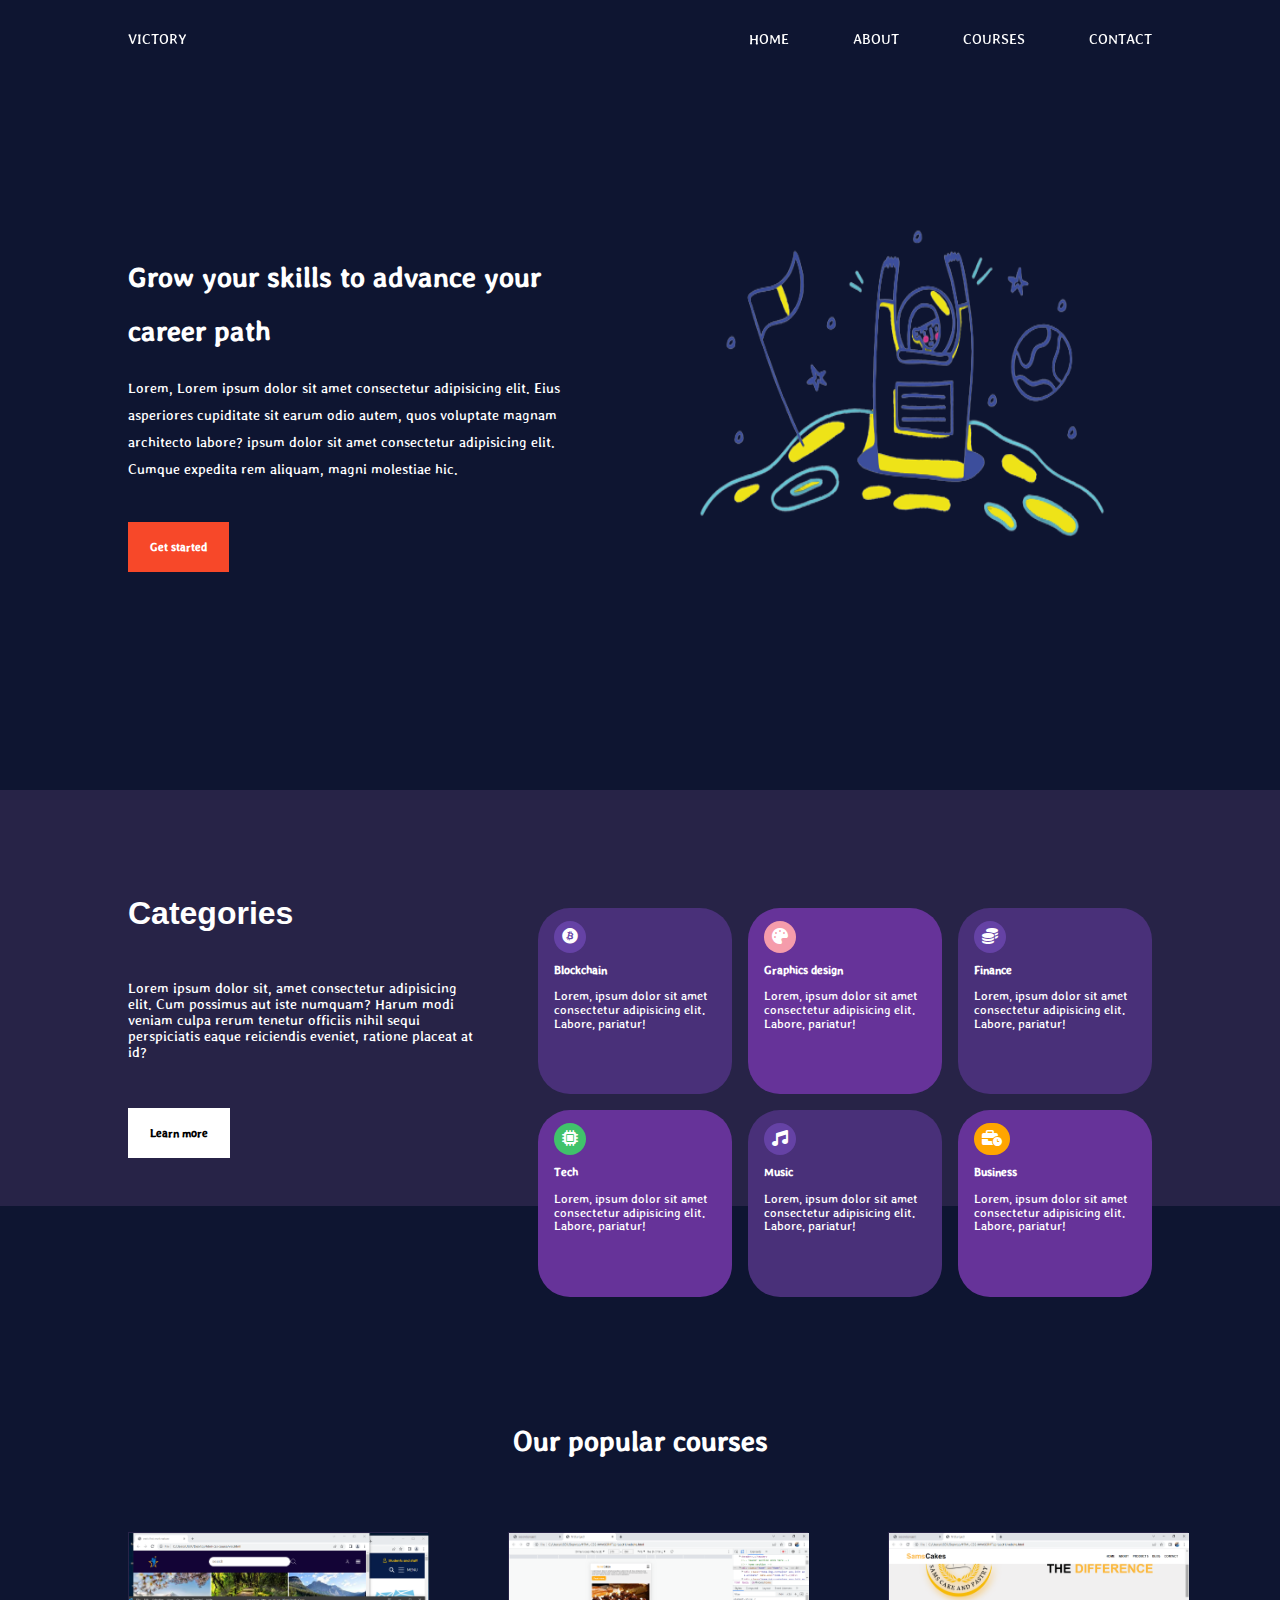
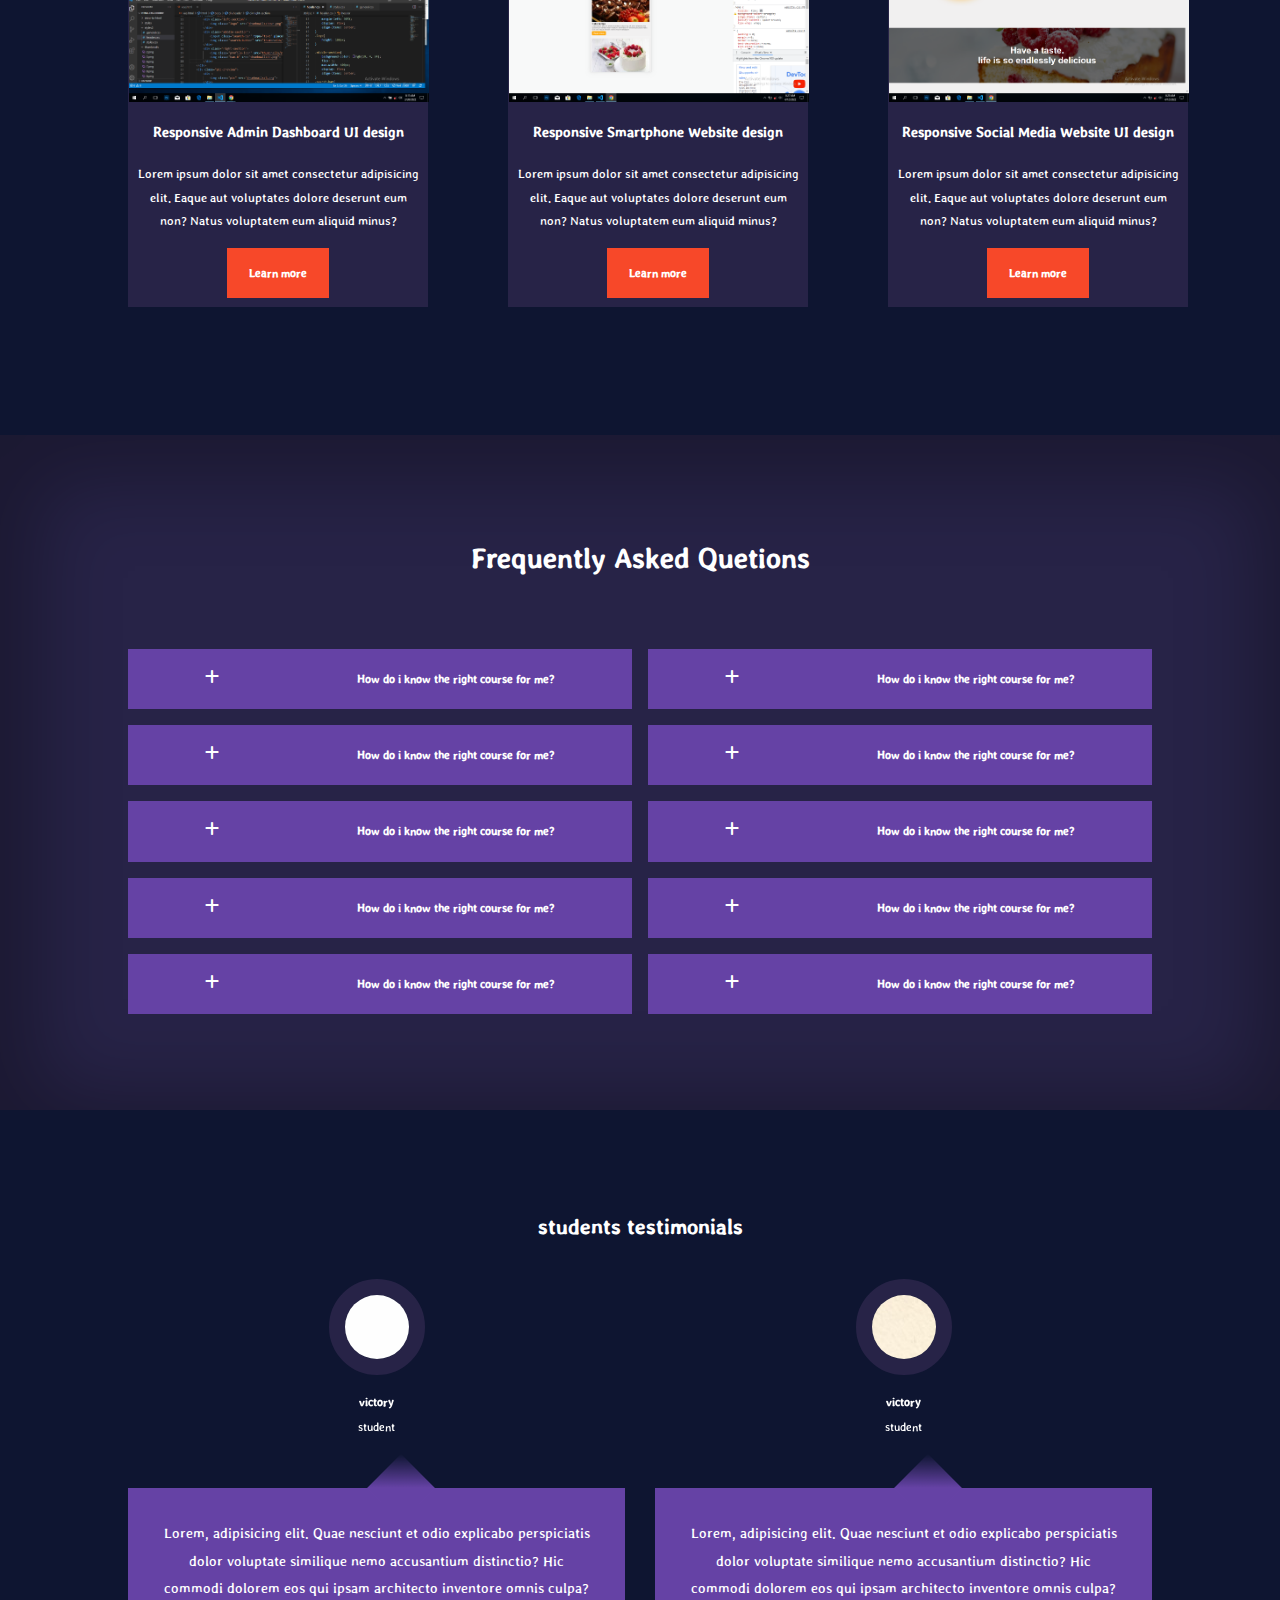
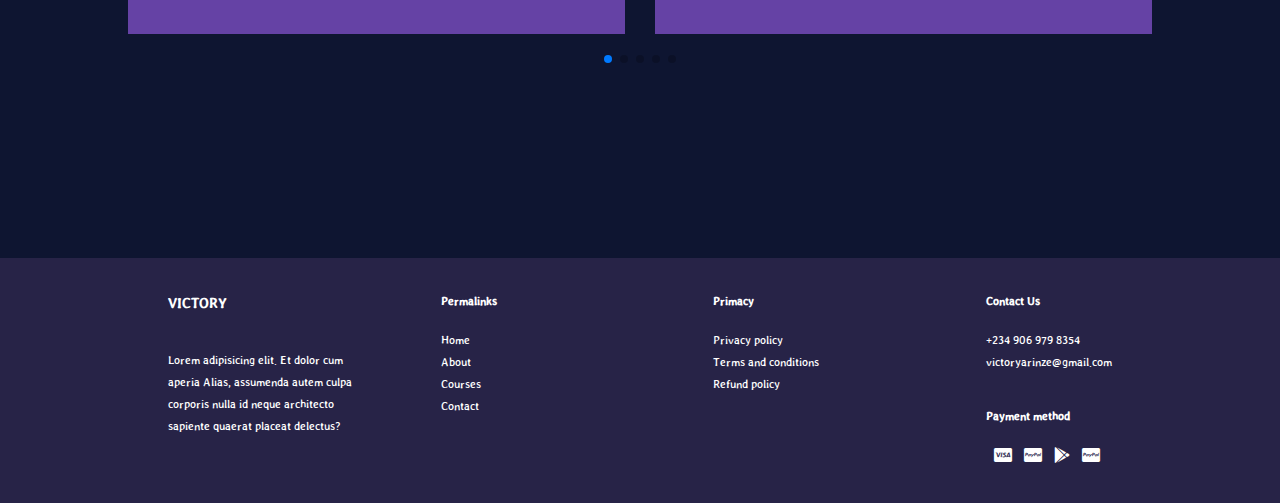
<file: project2.HTML>
<!DOCTYPE html>
<html lang="en">
<head>
    <meta charset="UTF-8">
    <meta http-equiv="X-UA-Compatible" content="IE=edge">
    <meta name="viewport" content="width=device-width, initial-scale=1.0">
    <title>second project</title>
    <link rel="stylesheet" href="project2.CSS">
    <link rel="stylesheet" href="responsive.css">
    <link rel="stylesheet" href="https://cdnjs.cloudflare.com/ajax/libs/font-awesome/6.1.1/css/all.min.css">
    <!-- swiper js -->
    <link rel="stylesheet" href="https://unpkg.com/swiper@8/swiper-bundle.min.css"/>
</head>
<body>
    <!-- header section -->
        <nav class="nav">
            <div class="container header-container">
                <a class="logo" href="index.html">VICTORY</a>
                <ul class="menu-bar">
                    <li><a href="#">home</a></li>
                    <li><a href="about.html">about</a></li>
                    <li><a href="courses.html">courses</a></li>
                    <li><a href="contact.html">contact</a></li>
                </ul>
                <!-- <button id="open-menu-btn"><i class="fas fa-bars"></i></button> -->
                
            </div>
        </nav>
    <!-- header section ends here -->

    <!-- body section -->
    <header>
        <div class="container body-container">
            <div class="body-text">
                <h1>Grow your skills to advance your career path</h1>
                <p>Lorem, Lorem ipsum dolor sit amet consectetur adipisicing elit. Eius asperiores cupiditate sit earum odio autem, quos voluptate magnam architecto labore? ipsum dolor sit amet consectetur adipisicing elit. Cumque expedita rem aliquam, magni molestiae hic.</p>
                <button class=" btn btn-primary"><a href="contact.html"> Get started</a></button>
            </div>
            <div class="body-img">
                <img src="home.png" alt="">
            </div>
        </div>
    </header>
    

    <!-- body section ends here -->

    <!-- categories section -->
    <section class="categories">
        <div class=" container category-container">
            <div class="category-text">
                <h1>Categories</h1>
                <p>Lorem ipsum dolor sit, amet consectetur adipisicing elit. Cum possimus aut iste numquam? Harum modi veniam culpa rerum tenetur officiis nihil sequi perspiciatis eaque reiciendis eveniet, ratione placeat at id?</p>
                <button class="btn">Learn more</button>
            </div>
            <div class="category-b">
                <article class="category">
                    <span class="category_icon"><i class="fa-brands fa-bitcoin"></i></span>
                    <h5>Blockchain</h5>
                    <p>Lorem, ipsum dolor sit amet consectetur adipisicing elit. Labore, pariatur!</p>
                </article>
                <article class="category">
                    <span class="category_icon"><i class="fa-solid fa-palette"></i></span>
                    <h5>Graphics design</h5>
                    <p>Lorem, ipsum dolor sit amet consectetur adipisicing elit. Labore, pariatur!</p>
                </article>
                <article class="category">
                    <span class="category_icon"><i class="fa-solid fa-coins"></i></span>
                    <h5>Finance</h5>
                    <p>Lorem, ipsum dolor sit amet consectetur adipisicing elit. Labore, pariatur!</p>
                </article>
                <article class="category">
                    <span class="category_icon"><i class="fa-solid fa-microchip"></i></span>
                    <h5>Tech</h5>
                    <p>Lorem, ipsum dolor sit amet consectetur adipisicing elit. Labore, pariatur!</p>
                </article>
                <article class="category">
                    <span class="category_icon"><i class="fa-solid fa-music"></i></span>
                    <h5>Music</h5>
                    <p>Lorem, ipsum dolor sit amet consectetur adipisicing elit. Labore, pariatur!</p>
                </article>
                <article class="category">
                    <span class="category_icon"><i class="fa-solid fa-business-time"></i></span>
                    <h5>Business</h5>
                    <p>Lorem, ipsum dolor sit amet consectetur adipisicing elit. Labore, pariatur!</p>
                </article>
            </div>
        </div>
    </section>
    <!-- categories section end here -->

    <!-- courses section -->
    <section class="courses">
        <h1>Our popular courses</h1>
        <div class=" container course-container">
            <article class="course">
                <div class="img-div">
                    <img src="ok.png" alt="">
                </div>
                <div class="course-info">
                    <h4>Responsive Admin Dashboard UI design </h4>
                    <p>Lorem ipsum dolor sit amet consectetur adipisicing elit. Eaque aut voluptates dolore deserunt eum non? Natus voluptatem eum aliquid minus?</p>
                    <a href="courses.html"><button class="btn btn-primary">Learn more</button></a>
                </div>
            </article>
            <article class="course">
                <div class="img-div">
                    <img src="okk.png" alt="">
                </div>
                <div class="course-info">
                    <h4> Responsive Smartphone Website design</h4>
                    <p>Lorem ipsum dolor sit amet consectetur adipisicing elit. Eaque aut voluptates dolore deserunt eum non? Natus voluptatem eum aliquid minus?</p>
                    <a href="courses.html"><button class="btn btn-primary">Learn more</button></a>
                </div>
            </article>
            <article class="course">
                <div class="img-div">
                    <img src="okkk.png" alt="">
                </div>
                <div class="course-info">
                    <h4>Responsive Social Media Website UI design </h4>
                    <p>Lorem ipsum dolor sit amet consectetur adipisicing elit. Eaque aut voluptates dolore deserunt eum non? Natus voluptatem eum aliquid minus?</p>
                    <a href="courses.html"><button class="btn btn-primary">Learn more</button></a>
                </div>
            </article>
        </div>
    </section>
    <!-- courses section ends here -->

    <!-- frequent question section -->
   <section class="faqs">
        <h1>Frequently Asked Quetions</h1>
        <div class=" container faqs-container">
            <article class="faq">
                <div class="fas-icon"><i class="fas fa-plus"></i></div>
                <div class="question">
                    <h4>How do i know the right course for me?</h4>
                    <p>Lorem adipisicing elit. Aliquam expedita ullam, molestiae, nulla officiis necessitatibus quasi vel hic eligendi magnam cupiditate doloremque voluptate qui eaque. Rem id aliquid qui quia.</p>
                </div>
            </article>
            <article class="faq">
                <div class="fas-icon"><i class="fas fa-plus"></i></div>
                <div class="question">
                    <h4>How do i know the right course for me?</h4>
                    <p>Lorem adipisicing elit. Aliquam expedita ullam, molestiae, nulla officiis necessitatibus quasi vel hic eligendi magnam cupiditate doloremque voluptate qui eaque. Rem id aliquid qui quia.</p>
                </div>
            </article>
            <article class="faq">
                <div class="fas-icon"><i class="fas fa-plus"></i></div>
                <div class="question">
                    <h4>How do i know the right course for me?</h4>
                    <p>Lorem adipisicing elit. Aliquam expedita ullam, molestiae, nulla officiis necessitatibus quasi vel hic eligendi magnam cupiditate doloremque voluptate qui eaque. Rem id aliquid qui quia.</p>
                </div>
            </article>
            <article class="faq">
                <div class="fas-icon"><i class="fas fa-plus"></i></div>
                <div class="question">
                    <h4>How do i know the right course for me?</h4>
                    <p>Lorem adipisicing elit. Aliquam expedita ullam, molestiae, nulla officiis necessitatibus quasi vel hic eligendi magnam cupiditate doloremque voluptate qui eaque. Rem id aliquid qui quia.</p>
                </div>
            </article>
            <article class="faq">
                <div class="fas-icon"><i class="fas fa-plus"></i></div>
                <div class="question">
                    <h4>How do i know the right course for me?</h4>
                    <p>Lorem adipisicing elit. Aliquam expedita ullam, molestiae, nulla officiis necessitatibus quasi vel hic eligendi magnam cupiditate doloremque voluptate qui eaque. Rem id aliquid qui quia.</p>
                </div>
            </article>
            <article class="faq">
                <div class="fas-icon"><i class="fas fa-plus"></i></div>
                <div class="question">
                    <h4>How do i know the right course for me?</h4>
                    <p>Lorem adipisicing elit. Aliquam expedita ullam, molestiae, nulla officiis necessitatibus quasi vel hic eligendi magnam cupiditate doloremque voluptate qui eaque. Rem id aliquid qui quia.</p>
                </div>
            </article>
            <article class="faq">
                <div class="fas-icon"><i class="fas fa-plus"></i></div>
                <div class="question">
                    <h4>How do i know the right course for me?</h4>
                    <p>Lorem adipisicing elit. Aliquam expedita ullam, molestiae, nulla officiis necessitatibus quasi vel hic eligendi magnam cupiditate doloremque voluptate qui eaque. Rem id aliquid qui quia.</p>
                </div>
            </article>
            <article class="faq">
                <div class="fas-icon"><i class="fas fa-plus"></i></div>
                <div class="question">
                    <h4>How do i know the right course for me?</h4>
                    <p>Lorem adipisicing elit. Aliquam expedita ullam, molestiae, nulla officiis necessitatibus quasi vel hic eligendi magnam cupiditate doloremque voluptate qui eaque. Rem id aliquid qui quia.</p>
                </div>
            </article>
            <article class="faq">
                <div class="fas-icon"><i class="fas fa-plus"></i></div>
                <div class="question">
                    <h4>How do i know the right course for me?</h4>
                    <p>Lorem adipisicing elit. Aliquam expedita ullam, molestiae, nulla officiis necessitatibus quasi vel hic eligendi magnam cupiditate doloremque voluptate qui eaque. Rem id aliquid qui quia.</p>
                </div>
            </article>
            <article class="faq">
                <div class="fas-icon"><i class="fas fa-plus"></i></div>
                <div class="question">
                    <h4>How do i know the right course for me?</h4>
                    <p>Lorem adipisicing elit. Aliquam expedita ullam, molestiae, nulla officiis necessitatibus quasi vel hic eligendi magnam cupiditate doloremque voluptate qui eaque. Rem id aliquid qui quia.</p>
                </div>
            </article>
        </div>
    </section>
    <!-- frequent question section ends here -->

    <!-- testimonial section -->

    <section class="container testimonials mySwiper">
        <h2>students testimonials</h2>
        <div class="  swiper-wrapper">
            <article class="testimonial swiper-slide">
                <div class="avater">
                    <img src="av1.jpg" alt="">
                </div>
                <div class="testimonial-info">
                    <h5>victory</h5>
                    <small>student</small>
                </div>
                <div class="testimonial-body">
                    <p>Lorem, adipisicing elit. Quae nesciunt et odio explicabo perspiciatis dolor voluptate similique nemo accusantium distinctio? Hic commodi dolorem eos qui ipsam architecto inventore omnis culpa?</p>
                </div>    
            </article>
            <article class="testimonial swiper-slide">
                <div class="avater">
                    <img src="av2.jpg" alt="">
                </div>
                <div class="testimonial-info">
                    <h5>victory</h5>
                    <small>student</small>
                </div>
                <div class="testimonial-body">
                    <p>Lorem, adipisicing elit. Quae nesciunt et odio explicabo perspiciatis dolor voluptate similique nemo accusantium distinctio? Hic commodi dolorem eos qui ipsam architecto inventore omnis culpa?</p>
                </div>    
            </article>
            <article class="testimonial swiper-slide">
                <div class="avater">
                    <img src="av3.jpg" alt="">
                </div>
                <div class="testimonial-info">
                    <h5>victory</h5>
                    <small>student</small>
                </div>
                <div class="testimonial-body">
                    <p>Lorem, adipisicing elit. Quae nesciunt et odio explicabo perspiciatis dolor voluptate similique nemo accusantium distinctio? Hic commodi dolorem eos qui ipsam architecto inventore omnis culpa?</p>
                </div>    
            </article>
            <article class="testimonial swiper-slide">
                <div class="avater">
                    <img src="av4.jpg" alt="">
                </div>
                <div class="testimonial-info">
                    <h5>victory</h5>
                    <small>student</small>
                </div>
                <div class="testimonial-body">
                    <p>Lorem, adipisicing elit. Quae nesciunt et odio explicabo perspiciatis dolor voluptate similique nemo accusantium distinctio? Hic commodi dolorem eos qui ipsam architecto inventore omnis culpa?</p>
                </div>    
            </article>
            <article class="testimonial swiper-slide">
                <div class="avater">
                    <img src="av5.jpg" alt="">
                </div>
                <div class="testimonial-info">
                    <h5>victory</h5>
                    <small>student</small>
                </div>
                <div class="testimonial-body">
                    <p>Lorem, adipisicing elit. Quae nesciunt et odio explicabo perspiciatis dolor voluptate similique nemo accusantium distinctio? Hic commodi dolorem eos qui ipsam architecto inventore omnis culpa?</p>
                </div>    
            </article>
            <article class="testimonial swiper-slide">
                <div class="avater">
                    <img src="av6.jpg" alt="">
                </div>
                <div class="testimonial-info">
                    <h5>victory</h5>
                    <small>student</small>
                </div>
                <div class="testimonial-body">
                    <p>Lorem, adipisicing elit. Quae nesciunt et odio explicabo perspiciatis dolor voluptate similique nemo accusantium distinctio? Hic commodi dolorem eos qui ipsam architecto inventore omnis culpa?</p>
                </div>    
            </article>
            <div class="swiper-pagination"></div>
        </div>
    </section>

    <!-- testimonial section ends here -->

    <!-- footer section -->
    <footer class="footers-container">
        <div class=" container footer-container">
           <div class="footer1">
                <a class="f-logo" href="#">VICTORY</a>
                <div>
                    <p>Lorem adipisicing elit. Et dolor cum aperia Alias, assumenda autem culpa corporis nulla id neque architecto sapiente quaerat placeat delectus?</p>
                    
                </div>
           </div>
           <div class="footer2">
                <h5>Permalinks</h5>
                <div>
                    <p>Home</p>
                    <p>About</p>
                    <p>Courses</p>
                    <p>Contact</p>
                </div>
           </div>
           <div class="footer3">
               <h5>Primacy</h5>
               <p>Privacy policy</p>
               <p>Terms and conditions</p>
               <p>Refund policy</p>
           </div>
           <div class="footer4">
               <h5>Contact Us</h5>
               <p>+234 906 979 8354</p>
               <p>victoryarinze@gmail.com</p>

               <div class="paymentmethod">
                   <h5>Payment method</h5>
                    <i class="fab fa-cc-visa"></i>
                    <i class="fab fa-cc-paypal"></i>
                    <i class="fab fa-google-play"></i>
                    <i class="fab fa-cc-paypal"></i>
               </div>
           </div>
        </div>
    </footer>




    <!-- footer section ends here -->
    <script src="https://unpkg.com/swiper@8/swiper-bundle.min.js"></script>
    <script src="project2.JS" ></script>

    <script>
              var swiper = new Swiper(".mySwiper", {
        slidesPerView: 1,
        spaceBetween: 30,
        pagination: {
          el: ".swiper-pagination",
          clickable: true,
        },
        breakpoints : {
            600:{
                slidesPerView:2,
            }
        }
      }); 
    </script>
</body>
</html>
</file>
<file: project2.CSS>
@import url('https://fonts.googleapis.com/css2?family=Poppins:wght@200&family=Stylish&display=swap');

/* font-family: 'Poppins', sans-serif;
font-family: 'Stylish', sans-serif; */


*{
    padding: 0;
    margin: 0;
    border: none;
    text-decoration: none;
    list-style: none;
    color: #fff;
    box-sizing: border-box;
    transition: .5s;
    font-family: 'Stylish', sans-serif;
    justify-content: space-around;

}

:root{
    --darkblue: #0e1531;
    --gray: rgba(255, 255, 255,0.7);
    --danger:rgb(247, 72, 41);
    --green: rgb(4, 134, 11);
    --white: #fff;
    --lightblue:#1c1742;
    --lighttblue:#272347;
    --lightttblue:#493079;
    --lighttttblue:#6542a5;
    --black:rgb(0, 0, 0);
}
.container{
    width: 80%;
    margin: 0 auto;
}
.btn{
    background-color: var(--white);
    color:var(--black) ;
    display: inline-block;
    padding: 1rem 1.3rem ;
    border: 1px transparent solid;
    font-weight: bold;
    cursor: pointer;
}
.btn:hover{
    background: transparent;
    border-color: var(--white);
    color: var(--white);
}
.btn-primary{
    background-color: var(--danger);
    color: var(--white);
}
body{
    background-color: var(--darkblue);
    line-height: 1.7;
}
section{
    padding: 6rem 0;
}

/* nav section */
nav{
    align-items: center;
    height: 5rem;
    width: 100%;
    top: 0;
    z-index: 11;
    position: fixed;
}
.header-container{
    display: flex;
    justify-content: space-between;
    height: 100%;
    align-items: center;
}
.menu-bar{
    display: flex;
    align-items: center;
    gap: 4rem;
    justify-content: space-between;
}
.menu-bar a{
    font-size: 0.9;
    text-transform: uppercase;
}
.menu-bar a:hover{
    color: var(--lighttttblue);
}
/* nav button{
    display: none;
} */
.menu-bar li a:hover{
    background-color: #272347;
    color: white;
    transition: .2s;
}
.window-scroll{
    background-color: var(--lighttttblue);
    box-shadow: 0 1rem 2rem rgba(0, 0, 0, 0.3);
}
/* body section */

header{
    position: relative;
    top: 5rem;
    overflow: hidden;
    height: 70vh;
    margin-bottom: 10rem;
}
.body-container{
    display: grid;
    grid-template-columns:1fr 1fr;
    align-items: center;
    height: 100%;
    gap: 5rem;
}
.body-text{
    padding-top: 2rem;
}
.body-text p{
    margin: 1rem 0 2.4rem;
}
.body-img img{
    width: 500px;
    height: 500px;
    padding-bottom: 1rem;
}
/* category section */
.categories{
    margin-bottom: 5rem ;
    background-color: var(--lighttblue);
    height: 26rem;

}
.categories p{
    line-height: 1;
    margin-bottom: 3rem;
}
.category-container{
    display: grid;
    grid-template-columns: 40% 60%;
    align-items: center;
    /* gap: 3rem; */
}
.category-text{
    margin-bottom: 10rem;
    margin-right: 4rem;
}
.category-text p{
    margin: 1rem 0 3rem;
}
.category-text h1{
    margin-bottom: 2.5rem;
    font-family: Arial, Helvetica, sans-serif;
}
.category-b{
    display: grid;
    grid-template-columns: 1fr 1fr 1fr;
    gap: 1rem;
}
.category_icon{
background-color: #6542a5;
padding: .5rem;
border-radius: 30px;
}
.category:nth-child(2) .category_icon{
    background-color: rgb(245, 156, 171);
}
.category:nth-child(4) .category_icon{
    background-color: rgb(64, 194, 107);
}
.category:nth-child(6) .category_icon{
    background-color: orange;
}
.category{
    background-color:var(--lightttblue);
    padding: 1rem ;
    border-radius: 2rem;
}
.category:hover{
    box-shadow: 0 2rem 3rem rgba(0, 0, 0, 0.3);
    z-index: 1;
}
.category h5{
    padding: .5rem 0 .5rem;
}
.category p{
    font-size: 0.85rem;
}
.category:nth-child(2){
    background-color: rebeccapurple;
}
.category:nth-child(4){
    background-color: rebeccapurple;
}
.category:nth-child(6){
    background-color: rebeccapurple;
}


/* courses section */
.courses{
    margin-bottom: 2rem;
    margin-top: 2rem;
    text-align: center;
}
.courses h1{
    padding-bottom: 4rem;
    padding-top: 2rem;
}
.course-container{
    display: grid;
    grid-template-columns:1fr 1fr 1fr;
    gap: 5rem;
}
.course{
    background-color: var(--lighttblue);
    text-align: center;
    border: 1px solid transparent;
    width: 300px;

}
.course:hover{
    background: transparent;
    box-shadow: .001rem .1rem .5rem var(--lightttblue);
}
.course img{
    width: 300px;
}
.course-info{
    padding: .5rem;
}

.course-info p{
    margin-top: 1rem;
    margin-bottom: 1rem;
    font-size: 0.85rem;
}
/* frequently asked questions */
.faqs{
    text-align: center;
    background-color: var(--lighttblue);
    box-shadow: inset .5rem 1rem 5rem 2rem rgba(0, 0, 0, 0.3);
}
.faqs h1{
    padding-bottom: 4rem;
}
.faqs-container{
    display: grid;
    grid-template-columns: 1fr 1fr;
    gap: 1rem;
}
.faq{
    display: flex;
    background-color: var(--lighttttblue);
    align-items: center;
    padding: 1rem;
    cursor: pointer;
    height: fit-content;

}
.fas-icon{
    padding-right: 1rem;
    font-size:1rem;
    align-self: flex-start;
}
.question h4{
    font-size: .8rem;
    line-height: 2.2;
}
.faq p{
    font-size: 13px;
    display: none;
    margin-top: 0.8rem;
}
.faq.open p{
    display: block;
}

/* testimonial section */

.testimonials{
    text-align: center;
    overflow-x: hidden;
    margin-bottom: 5rem;
    
}
.testimonial{
    padding-top: 2rem;
    padding-bottom: 3rem;
}
.avater{
    width: 6rem;
    height: 6rem;
    border-radius: 50%;
    margin: 0 auto 1rem;
    overflow: hidden;
    border: 1rem solid var(--lighttblue);
}
.testimonial-info{
    text-align: center;

}
.testimonial-body{
    background-color:var(--lighttttblue);
    padding: 2rem;
    margin-top: 3rem;
    position: relative;
}
.testimonial-body::before{
    content: '';
    display: block;
    background: linear-gradient(135deg, transparent, var(--lighttttblue), var(--lighttttblue));
    width: 3rem;
    height: 3rem;
    position: absolute;
    left: 50%;
    top: -1.5rem;
    transform: rotate(45deg);
}

/* footer section */

.footers-container{
    background-color: var(--lighttblue);
    justify-content: space-around;
}
.footer-container{
    display: flex;
}
.footer1{
    width:25% ;
    padding: 2rem;
    text-align: left;
}
.f-logo{
    text-align: left;
    font-weight: bold;
}
.footer1 p{
    font-size: 13px;
    padding-top: 2rem;
}
.footer2{
    width: 25%;
    text-align: left;
    padding: 2rem;
}
.footer2 p{
    font-size: 13px;
}
.footer3{
    width: 25%;
    text-align: left;
    padding: 2rem;
}
.footer3 p{
    font-size: 13px;
}

.footer4{
    text-align: left;
    padding: 2rem;
}
.footer4 p {
    font-size: 13px;
}
.footer-container h5{
    padding-bottom: 1rem;
}

.paymentmethod h5{
    padding-top: 2rem;
}
.paymentmethod i{
    padding-left: .5rem;
    align-items: center;
}
</file>
<file: responsive.css>
@media screen and (max-width: 1024px) {
    .container{
        width: 94%;
    }
    header{
        margin-bottom: 10rem;
        margin-top: 5rem;
        height: 65vh;
    }
    /* nav button{
        display: inline-block;
        font-size: 1.8rem;
        background: transparent;
        cursor: pointer;
    } */
     .menu-bar{
        font-size: 10px;
        padding-top: 1rem;
        padding-right: 4.5rem;
        gap: 2rem;
    /* position: fixed;
    top: 5rem;
    right: 3%;
    height: fit-content;
    width: 18rem;
    flex-direction: column;
    gap: 0;
    display: none;  */
    }
     .menu-bar li{
    width: 100%;
    height: 5.8rem;
    }
    .header-container{
        align-items: flex-start;
        padding-top: 2rem;
        
    }
    .logo{
        font-size: 25px;
    }
    .body-container{
        display: grid;
        gap: 0;
        overflow: hidden;
    }
    .body-img{
        text-align: center;
    }
    .body-text{
        margin: 2rem 0 2rem;
        padding-bottom: 2rem;
    }
    h1{
        font-size: 30px;
    }
    p{
        font-size: 15px;
    }

    /* category */
    .categories{
        height: 27rem ;
    }
    .categories p{
        line-height: 1;
        font-size: 15px;
    }
    .category-text{
        margin-bottom: 10rem;
    }
    .category-b{
        gap: .5rem;
    }
    .category{
        gap: .5rem;
    }
    .category h5{
        padding-top: .3rem;
    }
    .category p{
        font-size: .7rem;
    }

    /* courses section */
    .course{
        margin: 0 auto 0;
        width: 250px;
    }
    .course img{
        width: 250px;
    }
    .course-container{
        display: grid;
        grid-template-columns: 1fr 1fr 1fr;
    }

}

@media screen and (max-width: 900px){
    .logo{
        font-size: 25px;
    }
    header{
        height: 100%;
    }
    .body-img{
        margin-left: 10rem;
    }
    h1{
        font-size: 30px;
    }
    h4 h5{
        font-size: 20px;
    }
    p{
        font-size: 15px;
    }
    .btn{
        font-size: 15px;
    }
    .btn-primary{
        font-size: 15px;
    }
    .container{
        width: 96%;
    }
    .body-container{
        display: grid;
        grid-template-columns: 1fr;
        align-items: center;
    }
    .body-text{
        text-align: center;
    }
    .category-container{
        grid-template-columns: 1fr;
        gap: 1rem;
        width: 95%;
        padding-bottom: 2rem;
    }
    .category-text{
        margin-bottom: 2rem;
        padding-bottom: 3rem 0;
    }
    .categories{
        height: 100% ;
    }
    .category-text p{
        margin: 0;
    }
    .category p{
        line-height: 2;
    }
    .category{
        padding-top: 3rem;
    }
    .category-text h1{
        padding-top: 0 ;
        margin: 0;

    }
    .category-text p{
        margin: .5rem 0 2rem;
        line-height: 2;
    }
    .category-b{
        gap: 1.5rem;
    }

    /* courses */

    .courses{
        padding-top: 0;
    }
    .course-container{
        grid-template-columns: 1fr 1fr;
        width: auto;
    }
    .course{
        width: 300px;
    }
    .course img{
        width: 300px;
    }
    .course-info{
        padding: 1rem;
    }

    /* footer */
    .footer-container{
        display: grid;
        grid-template-columns: 1fr 1fr;
        align-content: center;
    }
    .footer1{
        width: 50%;
        padding: 1rem 0;
    }
    .f-logo{
        text-align: left;
        font-weight: bold;
        font-size: 15px;
    }
    .footer1 p{
        padding-top: 2rem;
    }
    .footer2{
        width: 50%;
        padding: 1rem 0;
    }
    .footer3{
        width: 50%;
        padding: 1rem 0;
    }
    .footer4{
        width: 50%;
        padding: 1rem 0;
    }
    .footer-container h5{
        padding-bottom: .5rem;
    }
    .paymentmethod i{
        padding-left: .5rem;
        align-items: center;
    }
    .paymentmethod h5{
        padding-top: 1rem;
    }
}


@media screen and (max-width: 600px){
    .body-img{
        margin-left: 0;
    }
    .container{
        width: 98%;
    }
    h1{
        font-size: 25px;
    }
    h4 h5{
        font-size: 15px;
    }
    .btn{
        font-size: 12px;
    }
    .btn-primary{
        font-size: 12px;
    }
    .category-b{
        display: grid;
        grid-template-columns: 1fr 1fr;
    }
    .category{
        padding: 1rem .5rem;
    }
    .course{
        width: 100%;
    }
    .course img{
        width: 100%;
    }
    .course-container{
        grid-template-columns: 1fr;
    }
    .faqs-container{
        grid-template-columns: 1fr;
    }
    .footer-container{
        grid-template-columns: 1fr;
        padding-left: 8rem;
    }
    .testimonial{
        left: 19rem;
    }
    .footer1{
        text-align: center;
    }
    .footer2{
        text-align: center;
    }
    .footer3{
        text-align: center;
    }
    .footer4{
        text-align: center;
    }
}














/* .menu-bar{
    position: fixed;
    top: 5rem;
    right: 3%;
    height: fit-content;
    width: 18rem;
    flex-direction: column;
    gap: 0;
    display: none;
    }
     .menu-bar li{
    width: 100%;
    height: 5.8rem;
}
.menu-bar li a{
    background-color: #6542a5;
    box-shadow: -4rem 6rem 10rem rgba(0, 0, 0, 0.6);
    width: 100%;
    height: 100%;
    display: grid;
    
    }*/
</file>
<file: about.css>
header{
    top: 10rem;
}
.ach-container{
    display: grid;
    grid-template-columns: 1fr 1fr;
}
.body-img2 img{
    /* margin-top: 6rem; */
    margin-right: 2rem;
    width: 430px;
    height: 430px;
    padding-top: 3rem;
    padding-bottom: 0;
}
.ach-block{
    display: grid;
    grid-template-columns: 1fr 1fr 1fr ;
    gap: 1rem;
    flex-wrap: wrap;
}

.ach_icon{
    background-color: #493079;
    padding: .5rem;
    border-radius: 10px;
}
.ach-block:nth-child(1) .ach_icon{
    background-color: rgb(64, 194, 107);
}
.blockk{
    background-color: #272347;
    border-radius: 1rem;
    padding: 3rem 2rem;
    text-align: center;
}
.blockk:hover{
    background-color: #493079;
    box-shadow: 0 2rem 3rem rgba(0, 0, 0, 0.3);
    z-index: 1;
}
.body-text h5{
    padding: .5rem 0;
}
.team-section{
    background-color:#272347;
    text-align: center;
    box-shadow: inset .5rem 1rem 5rem 2rem rgba(0, 0, 0, 0.3);
}
.team-section{
    font-family: arial;
}
.team-section h1{
    font-size: 30px;
}
.team-container{
    display: grid;
    grid-template-columns: 1fr 1fr 1fr;
    gap: 1rem;
    object-fit: contain;
    padding-top: 5rem;

}
.team-block{
    background-color: #493079;
    text-align: center;
    padding: 4rem 0;
    border-radius: 1rem;
}
.team-block-info small{
    color: rgb(184, 179, 179);
}
.team-block:hover{
    background: transparent;
    box-shadow: .001rem .1rem .5rem var(--lightttblue);
}
.team-block img{
    width: 200px;
    height:250px;
    object-fit:cover;
    border-radius: 1rem;
    filter: saturate(0);
}
.team-block img:hover{
    filter: saturate(1);
}

@media screen and (max-width: 1024px){
    .container{
        width: 94%;
    }
    .ach-block{
        width:100%;
    }
    header{
        height: auto  ;
    }
    .body-img2{
        margin: 0 auto;
    }
    .ach-container{
        grid-template-columns: 1fr;
    }
    .ach-block{
        gap: .8rem;
        width: 500px;
        margin: auto;
    }
    .blockk{
        padding: 3rem 0;
    }
    .team-block{
        padding:3rem;
    }
    .team-container{
        margin: auto;
        width: 500px;
        /* grid-template-columns: 1fr 1fr; */
    }
}
@media screen and (max-width: 900px){
    .container{
        width: 96%;
    }
    .body-img2{
        text-align: center;
    }
    header{
        height: 100%;
        top: 8rem;
    }
    .team-container{
        grid-template-columns:1fr 1fr;
    }
}
@media screen and (max-width: 600px){
    .container{
        width: 98%;
        overflow: hidden
    }
    header{
        top:3rem;
    }
    .body-text p{
        padding-bottom:5rem;
    }
    .ach-block{
        grid-template-columns: 1fr;
    }
    .team-container{
        grid-template-columns: 1fr;
    }
}
</file>
<file: contact.css>
.contact-container{
    background-color: var(--lighttblue);
    padding: 4rem;
    display: grid;
    grid-template-columns: 40% 60%;
    gap: 4rem;
    height: 40rem;
    margin: 7rem auto;
    border-radius: 1rem;
}
.contact-aside{
    background-color: var(--lighttttblue);
    padding: 3rem;
    border-radius: 1rem;
    position: relative;
    bottom: 10rem;
}
.aside-img img{
    margin-bottom: 2rem;
    width: 300px;
    height: 300px;
    padding-right: 1rem;
}
.contact-aside h1{
    text-align: left;
}
.contact-aside p{
    font-size: .9rem;
    margin-bottom: 2rem;
}
.contact-details li{
    gap: 1rem;
    text-align: left;
    padding: .5rem 0;
}
.contact-form{
    display: flex;
    flex-direction: column;
    margin-right: 4rem;
    gap: 1.2rem; 
    padding-top: 4rem;
    margin-bottom: 30rem;
}
.form-name{
    display: flex;
    gap: 1.2rem;
}
.contact-form input[type="text"]{
    width: 50%;
}
input, textarea{
    width: 100%;
    padding: .5rem;
    background-color: rgb(27, 26, 26);
    color: white;
}
.contact-form .btn{
    cursor: pointer;
    width: max-content;
    margin-top: 1rem;
}
@media screen and (max-width:1024px){
    .contact{
        margin-bottom: 0;
    }
    .contact-container{
        gap: 1.5rem;
        margin-top: 3rem;
        height: 50rem;
        padding: 1.5rem;
    }
    .contact-aside{
        width: auto;
        padding: 1rem;
        bottom: 0;
        height: 45rem;
    }
    .contact-form{
        padding-top: 8rem;
    }

}
@media screen and (max-width:900px){
    .aside-img{
        padding-left: 0;
        width: 8rem;
    }
}
@media screen and (max-width:600px){
    .contact-container{
        display: grid;
        grid-template-columns: 1fr;
        height: 85rem;
        padding: 0;
    }
    input, textarea{
        padding: 1rem;
    }
    .contact-form{
        margin: auto;
        width: 98%;
    }
}
</file>
<file: courses.css>
.courses{
    margin-top: 8rem;
}
</file>
